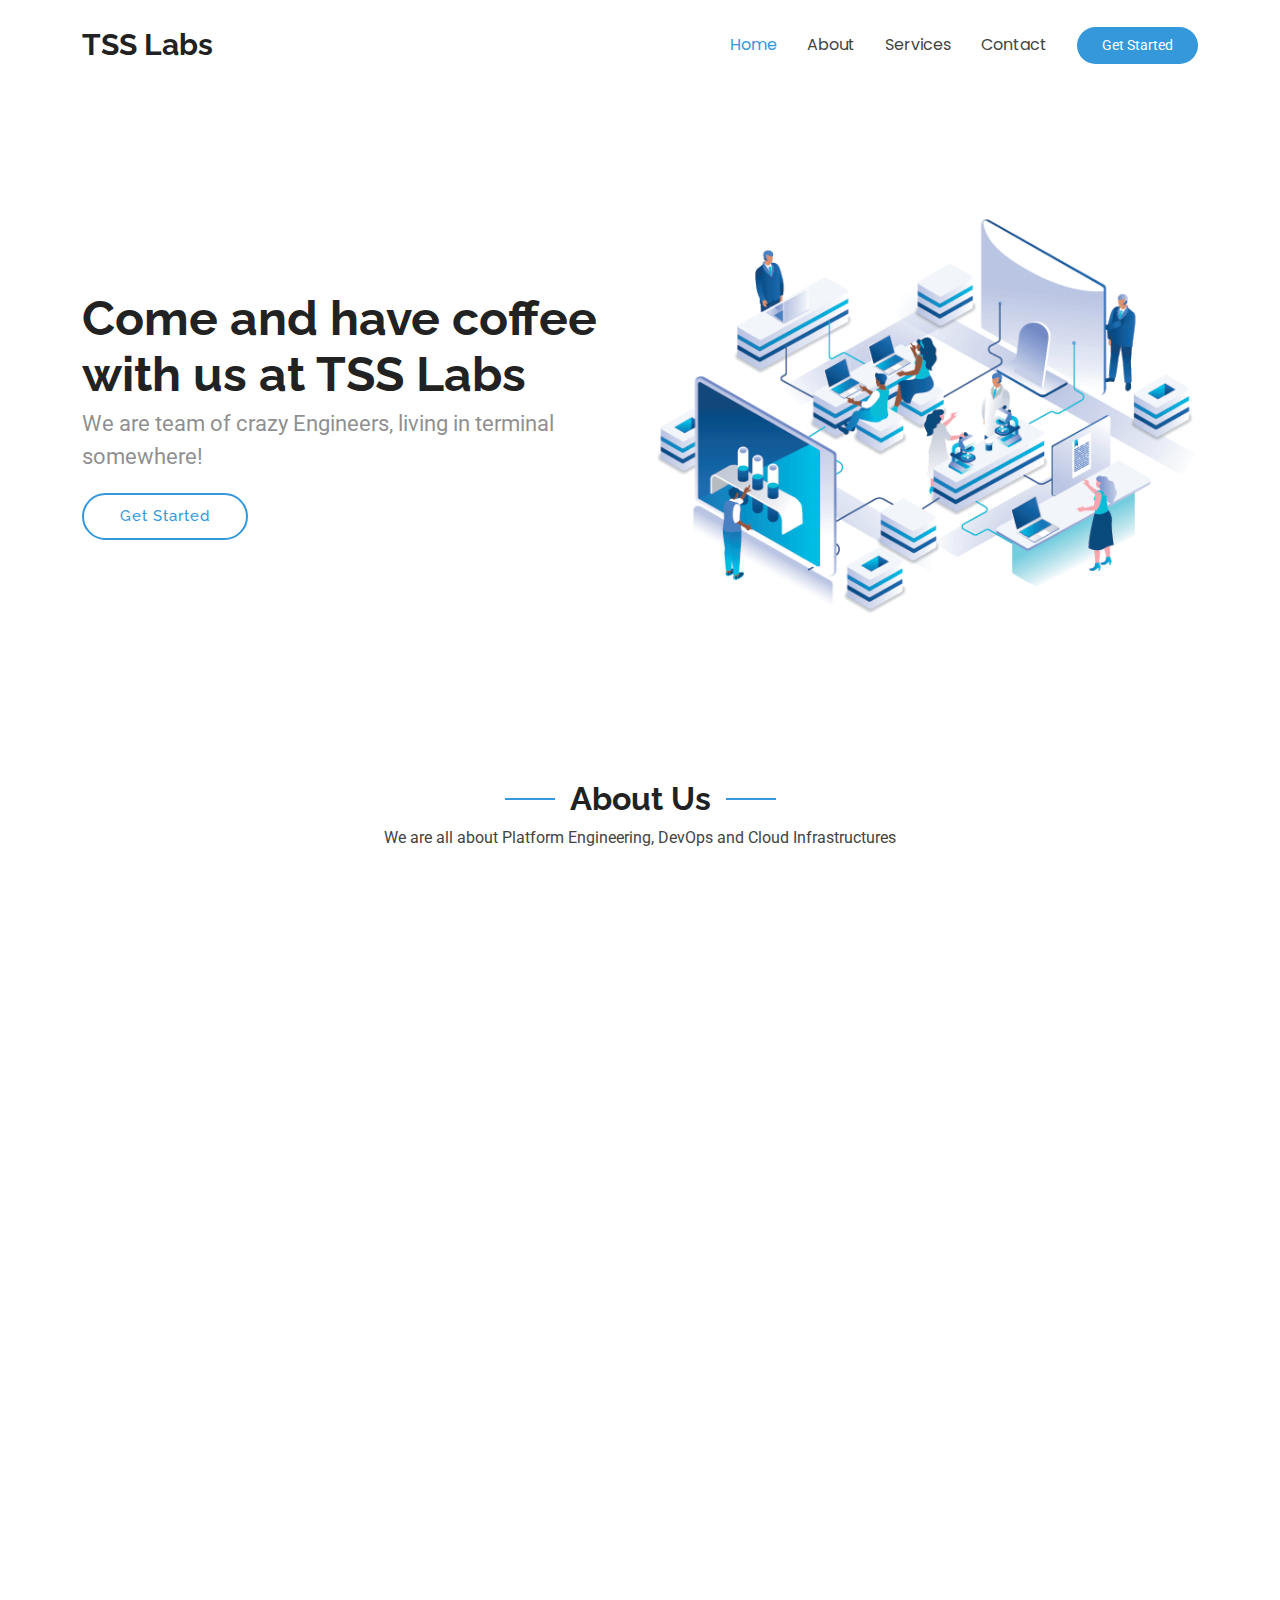
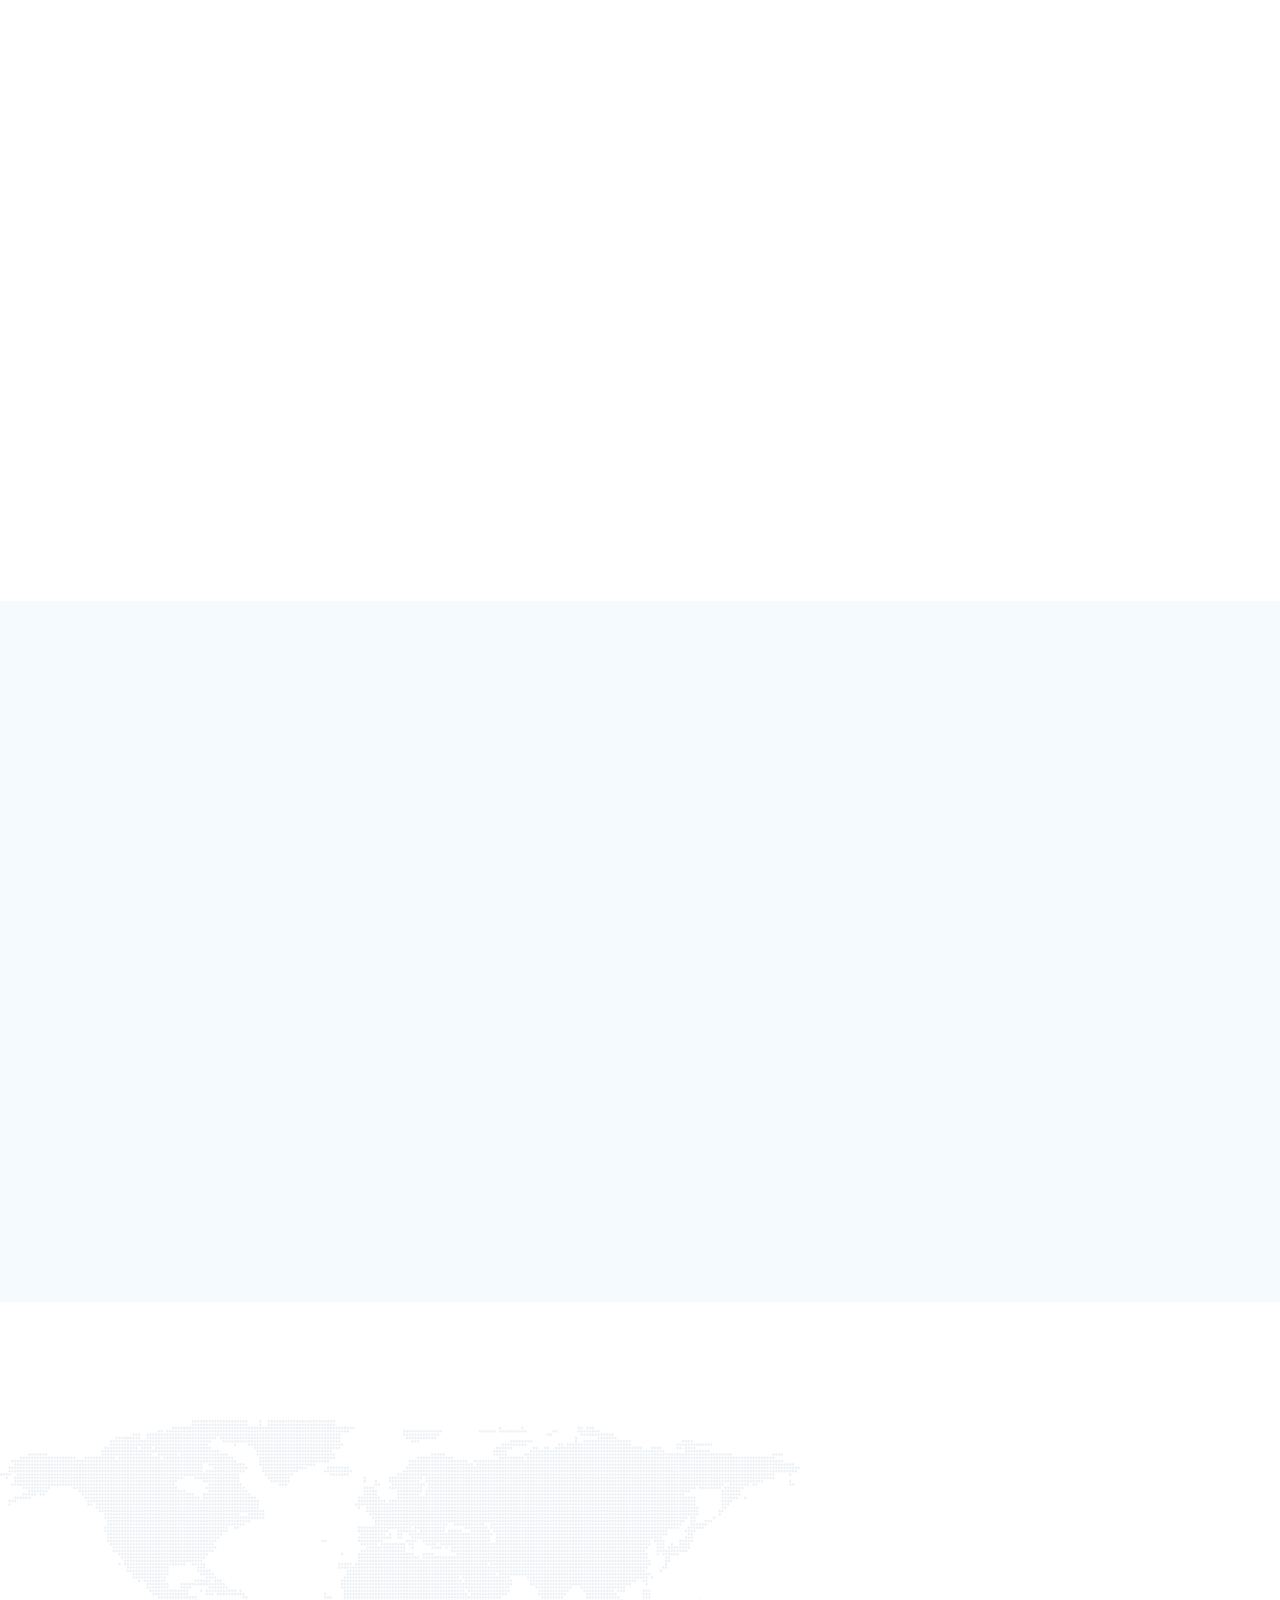
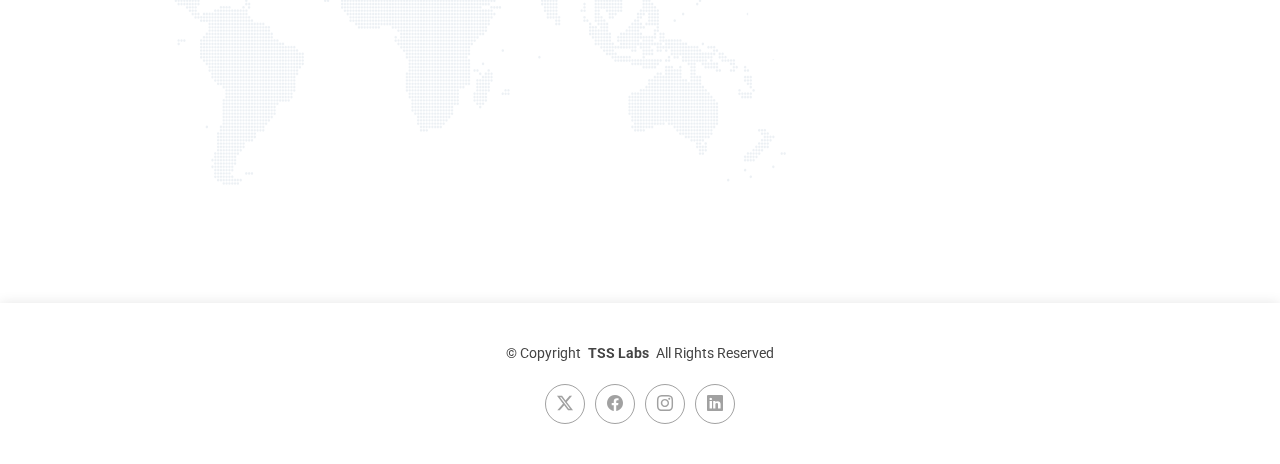
<file: index.html>
<!DOCTYPE html>
<html lang="en">

<head>
  <meta charset="utf-8">
  <meta content="width=device-width, initial-scale=1.0" name="viewport">
  <title>TSS Labs</title>
  <meta name="description" content="">
  <meta name="keywords" content="">

  <!-- Favicons -->
  <link href="assets/img/favicon.png" rel="icon">
  <link href="assets/img/apple-touch-icon.png" rel="apple-touch-icon">

  <!-- Fonts -->
  <link href="https://fonts.googleapis.com" rel="preconnect">
  <link href="https://fonts.gstatic.com" rel="preconnect" crossorigin>
  <link href="https://fonts.googleapis.com/css2?family=Roboto:ital,wght@0,100;0,300;0,400;0,500;0,700;0,900;1,100;1,300;1,400;1,500;1,700;1,900&family=Poppins:ital,wght@0,100;0,200;0,300;0,400;0,500;0,600;0,700;0,800;0,900;1,100;1,200;1,300;1,400;1,500;1,600;1,700;1,800;1,900&family=Raleway:ital,wght@0,100;0,200;0,300;0,400;0,500;0,600;0,700;0,800;0,900;1,100;1,200;1,300;1,400;1,500;1,600;1,700;1,800;1,900&display=swap" rel="stylesheet">

  <!-- Vendor CSS Files -->
  <link href="assets/vendor/bootstrap/css/bootstrap.min.css" rel="stylesheet">
  <link href="assets/vendor/bootstrap-icons/bootstrap-icons.css" rel="stylesheet">
  <link href="assets/vendor/aos/aos.css" rel="stylesheet">
  <link href="assets/vendor/glightbox/css/glightbox.min.css" rel="stylesheet">
  <link href="assets/vendor/swiper/swiper-bundle.min.css" rel="stylesheet">

  <!-- Main CSS File -->
  <link href="assets/css/main.css" rel="stylesheet">

  <!-- =======================================================
  * Template Name: Vesperr
  * Template URL: https://bootstrapmade.com/vesperr-free-bootstrap-template/
  * Updated: Aug 07 2024 with Bootstrap v5.3.3
  * Author: BootstrapMade.com
  * License: https://bootstrapmade.com/license/
  ======================================================== -->
</head>

<body class="index-page">

  <header id="header" class="header d-flex align-items-center sticky-top">
    <div class="container-fluid container-xl position-relative d-flex align-items-center">

      <a href="index.html" class="logo d-flex align-items-center me-auto">
        <!-- Uncomment the line below if you also wish to use an image logo -->
        <!-- <img src="assets/img/logo.png" alt=""> -->
        <h1 class="sitename">TSS Labs</h1>
      </a>

      <nav id="navmenu" class="navmenu">
        <ul>
          <li><a href="#hero" class="active">Home<br></a></li>
          <li><a href="#about">About</a></li>
          <li><a href="#services">Services</a></li>
          <li><a href="#contact">Contact</a></li>
        </ul>
        <i class="mobile-nav-toggle d-xl-none bi bi-list"></i>
      </nav>

      <a class="btn-getstarted" href="index.html#about">Get Started</a>

    </div>
  </header>

  <main class="main">

    <!-- Hero Section -->
    <section id="hero" class="hero section">

      <div class="container">
        <div class="row gy-4">
          <div class="col-lg-6 order-2 order-lg-1 d-flex flex-column justify-content-center">
            <h1>Come and have coffee with us at TSS Labs</h1>
            <p>We are team of crazy Engineers, living in terminal somewhere!</p>
            <div class="d-flex">
              <a href="#about" class="btn-get-started">Get Started</a>
            </div>
          </div>
          <div class="col-lg-6 order-1 order-lg-2 hero-img">
            <img src="assets/img/hero-img.png" class="img-fluid animated" alt="">
          </div>
        </div>
      </div>

    </section><!-- /Hero Section -->

    <!-- About Section -->
    <section id="about" class="about section">

      <!-- Section Title -->
      <div class="container section-title" data-aos="fade-up">
        <h2>About Us</h2>
        <p>We are all about Platform Engineering, DevOps and Cloud Infrastructures</p>
      </div><!-- End Section Title -->

      <div class="container">

        <div class="row gy-5">

          <div class="content col-xl-5 d-flex flex-column" data-aos="fade-up" data-aos-delay="100">
            <h3>Quality and Commitment</h3>
            <p>
            At TSS Labs, we are committed to transforming businesses by providing cutting-edge cloud solutions tailored to meet the unique needs of each organization.
            </p>
            <!-- <a href="#" class="about-btn align-self-center align-self-xl-start"><span>About us</span> <i class="bi bi-chevron-right"></i></a> -->
          </div>

          <div class="col-xl-7" data-aos="fade-up" data-aos-delay="200">
            <div class="row gy-4">

              <div class="col-md-6 icon-box position-relative">
                <i class="bi bi-briefcase"></i>
                <h4><a href="" class="stretched-link">Commitment</a></h4>
                <p>We deliver and fulfill the demand with utmost potential and commitment</p>
              </div><!-- Icon-Box -->

              <div class="col-md-6 icon-box position-relative">
                <i class="bi bi-gem"></i>
                <h4><a href="" class="stretched-link">Value</a></h4>
                <p>Adding value to the revenue by our solutions is always a priority for us</p>
              </div><!-- Icon-Box -->

              <div class="col-md-6 icon-box position-relative">
                <i class="bi bi-broadcast"></i>
                <h4><a href="" class="stretched-link">Availability</a></h4>
                <p>We are always up and running with our customer, One call away</p>
              </div><!-- Icon-Box -->

              <div class="col-md-6 icon-box position-relative">
                <i class="bi bi-easel"></i>
                <h4><a href="" class="stretched-link">Quality</a></h4>
                <p>Whatever we deliver, we deliver it with strong foundations and concepts</p>
              </div><!-- Icon-Box -->

            </div>
          </div>

        </div>

      </div>

    </section><!-- /About Section -->

    <!-- Stats Section -->
    <section id="stats" class="stats section">

      <div class="container" data-aos="fade-up" data-aos-delay="100">

        <div class="row gy-4 align-items-center">

          <div class="col-lg-5">
            <img src="assets/img/stats-img.svg" alt="" class="img-fluid">
          </div>

          <div class="col-lg-7">

            <div class="row gy-4">

              <div class="col-lg-6">
                <div class="stats-item d-flex">
                  <i class="bi bi-emoji-smile flex-shrink-0"></i>
                  <div>
                    <span data-purecounter-start="0" data-purecounter-end="4" data-purecounter-duration="1" class="purecounter"></span>
                    <p><strong>Happy Clients</strong> <span></span></p>
                  </div>
                </div>
              </div><!-- End Stats Item -->

              <div class="col-lg-6">
                <div class="stats-item d-flex">
                  <i class="bi bi-journal-richtext flex-shrink-0"></i>
                  <div>
                    <span data-purecounter-start="0" data-purecounter-end="5" data-purecounter-duration="1" class="purecounter"></span>
                    <p><strong>Projects</strong> <span>successfully delivered</span></p>
                  </div>
                </div>
              </div><!-- End Stats Item -->

              <div class="col-lg-6">
                <div class="stats-item d-flex">
                  <i class="bi bi-headset flex-shrink-0"></i>
                  <div>
                    <span data-purecounter-start="0" data-purecounter-end="1453" data-purecounter-duration="1" class="purecounter"></span>
                    <p><strong>Hours Of Support</strong> <span>with full commitment</span></p>
                  </div>
                </div>
              </div><!-- End Stats Item -->

              <div class="col-lg-6">
                <div class="stats-item d-flex">
                  <i class="bi bi-people flex-shrink-0"></i>
                  <div>
                    <span data-purecounter-start="0" data-purecounter-end="6" data-purecounter-duration="1" class="purecounter"></span>
                    <p><strong>Hard Workers</strong> <span>and Engineers</span></p>
                  </div>
                </div>
              </div><!-- End Stats Item -->

            </div>

          </div>

        </div>

      </div>

    </section><!-- /Stats Section -->

    <!-- Services Section -->
    <section id="services" class="services section">

      <!-- Section Title -->
      <div class="container section-title" data-aos="fade-up">
        <h2>Services</h2>
        <p>We offer you these state of the art service with highest quality and Commitment</p>
      </div><!-- End Section Title -->

      <div class="container">

        <div class="row gy-4">

          <div class="col-xl-3 col-md-6 d-flex" data-aos="fade-up" data-aos-delay="100">
            <div class="service-item position-relative">
              <i class="bi bi-activity"></i>
              <h4><a href="service-details-ce.html" class="stretched-link">Cloud Enablement</a></h4>
              <p>Empower your business with seamless cloud adoption for improved scalability and efficiency</p>
            </div>
          </div><!-- End Service Item -->

          <div class="col-xl-3 col-md-6 d-flex" data-aos="fade-up" data-aos-delay="200">
            <div class="service-item position-relative">
              <i class="bi bi-bounding-box-circles"></i>
              <h4><a href="service-details-pe.html" class="stretched-link">Platform Engineering</a></h4>
              <p>Build reliable, scalable, and optimized platforms tailored to your business needs</p>
            </div>
          </div><!-- End Service Item -->

          <div class="col-xl-3 col-md-6 d-flex" data-aos="fade-up" data-aos-delay="300">
            <div class="service-item position-relative">
              <i class="bi bi-calendar4-week"></i>
              <h4><a href="service-details-im.html" class="stretched-link">Infrastructure Moderanization</a></h4>
              <p>Modernize your IT infrastructure to boost performance and reduce operational costs</p>
            </div>
          </div><!-- End Service Item -->

          <div class="col-xl-3 col-md-6 d-flex" data-aos="fade-up" data-aos-delay="400">
            <div class="service-item position-relative">
              <i class="bi bi-broadcast"></i>
              <h4><a href="service-details-cnd.html" class="stretched-link">Cloud Native Development</a></h4>
              <p>Accelerate innovation with cloud-native applications built for flexibility and agility</p>
            </div>
          </div><!-- End Service Item -->

        </div>

      </div>

    </section><!-- /Services Section -->


    <!-- Faq Section -->
    <section id="faq" class="faq section light-background">

      <!-- Section Title -->
      <div class="container section-title" data-aos="fade-up">
        <h2>Why you should Choose TSS Labs</h2>
        <p>At TSS Labs, our goal is to empower businesses with world-class cloud solutions that accelerate innovation, optimize performance, and ensure long-term success</p>
      </div><!-- End Section Title -->

      <div class="container">

        <div class="row faq-item" data-aos="fade-up" data-aos-delay="100">
          <div class="col-lg-5 d-flex">
            <!-- <i class="bi bi-question-circle"></i> -->
            <h4>Experienced Team</h4>
          </div>
          <div class="col-lg-7">
            <p>
              Our team of certified cloud experts brings years of experience in DevOps, cloud architecture, and SRE practices
            </p>
          </div>
        </div><!-- End F.A.Q Item-->

        <div class="row faq-item" data-aos="fade-up" data-aos-delay="200">
          <div class="col-lg-5 d-flex">
            <!-- <i class="bi bi-question-circle"></i> -->
            <h4>Tailored Solutions</h4>
          </div>
          <div class="col-lg-7">
            <p>
              We don’t believe in one-size-fits-all solutions. Each service we provide is customized to meet your unique business needs
            </p>
          </div>
        </div><!-- End F.A.Q Item-->

        <div class="row faq-item" data-aos="fade-up" data-aos-delay="300">
          <div class="col-lg-5 d-flex">
            <!-- <i class="bi bi-question-circle"></i> -->
            <h4>Proactive Approach</h4>
          </div>
          <div class="col-lg-7">
            <p>
              We focus on preventing issues before they happen, ensuring smooth and reliable operations at all times
            </p>
          </div>
        </div><!-- End F.A.Q Item-->

        <div class="row faq-item" data-aos="fade-up" data-aos-delay="400">
          <div class="col-lg-5 d-flex">
            <!-- <i class="bi bi-question-circle"></i> -->
            <h4>Global Reach</h4>
          </div>
          <div class="col-lg-7">
            <p>
              With a strong presence in both the UAE and Europe, we bring global expertise with a local touch
            </p>
          </div>
        </div><!-- End F.A.Q Item-->

      </div>

    </section><!-- /Faq Section -->

    <!-- Contact Section -->
    <section id="contact" class="contact section">

      <!-- Section Title -->
      <div class="container section-title" data-aos="fade-up">
        <h2>Contact</h2>
        <p>Feel free to reach us anytime and have a coffee chat with us</p>
      </div><!-- End Section Title -->

      <div class="container position-relative" data-aos="fade-up" data-aos-delay="100">

        <div class="row gy-4 justify-content-center align-items-center">

          <div class="col-lg-8">
            <form action="forms/contact.php" method="post" class="php-email-form" data-aos="fade-up" data-aos-delay="500">
              <div class="row gy-4">

                <div class="col-md-6">
                  <input type="text" name="name" class="form-control" placeholder="Your Name" required="">
                </div>

                <div class="col-md-6 ">
                  <input type="email" class="form-control" name="email" placeholder="Your Email" required="">
                </div>

                <div class="col-md-12">
                  <input type="text" class="form-control" name="subject" placeholder="Subject" required="">
                </div>

                <div class="col-md-12">
                  <textarea class="form-control" name="message" rows="6" placeholder="Message" required=""></textarea>
                </div>

                <div class="col-md-12 text-center">
                  <div class="loading">Loading</div>
                  <div class="error-message"></div>
                  <div class="sent-message">Your message has been sent. Thank you!</div>

                  <button type="submit">Send Message</button>
                </div>

              </div>
            </form>
          </div><!-- End Contact Form -->

        </div>

      </div>

    </section><!-- /Contact Section -->

  </main>

  <footer id="footer" class="footer">

    <div class="container">
      <div class="copyright text-center ">
        <p>© <span>Copyright</span> <strong class="px-1 sitename">TSS Labs</strong> <span>All Rights Reserved</span></p>
      </div>
      <div class="social-links d-flex justify-content-center">
        <a href=""><i class="bi bi-twitter-x"></i></a>
        <a href=""><i class="bi bi-facebook"></i></a>
        <a href=""><i class="bi bi-instagram"></i></a>
        <a href=""><i class="bi bi-linkedin"></i></a>
      </div>
    </div>

  </footer>

  <!-- Scroll Top -->
  <a href="#" id="scroll-top" class="scroll-top d-flex align-items-center justify-content-center"><i class="bi bi-arrow-up-short"></i></a>

  <!-- Preloader -->
  <div id="preloader"></div>

  <!-- Vendor JS Files -->
  <script src="assets/vendor/bootstrap/js/bootstrap.bundle.min.js"></script>
  <script src="assets/vendor/php-email-form/validate.js"></script>
  <script src="assets/vendor/aos/aos.js"></script>
  <script src="assets/vendor/glightbox/js/glightbox.min.js"></script>
  <script src="assets/vendor/purecounter/purecounter_vanilla.js"></script>
  <script src="assets/vendor/swiper/swiper-bundle.min.js"></script>
  <script src="assets/vendor/imagesloaded/imagesloaded.pkgd.min.js"></script>
  <script src="assets/vendor/isotope-layout/isotope.pkgd.min.js"></script>

  <!-- Main JS File -->
  <script src="assets/js/main.js"></script>

</body>

</html>
</file>
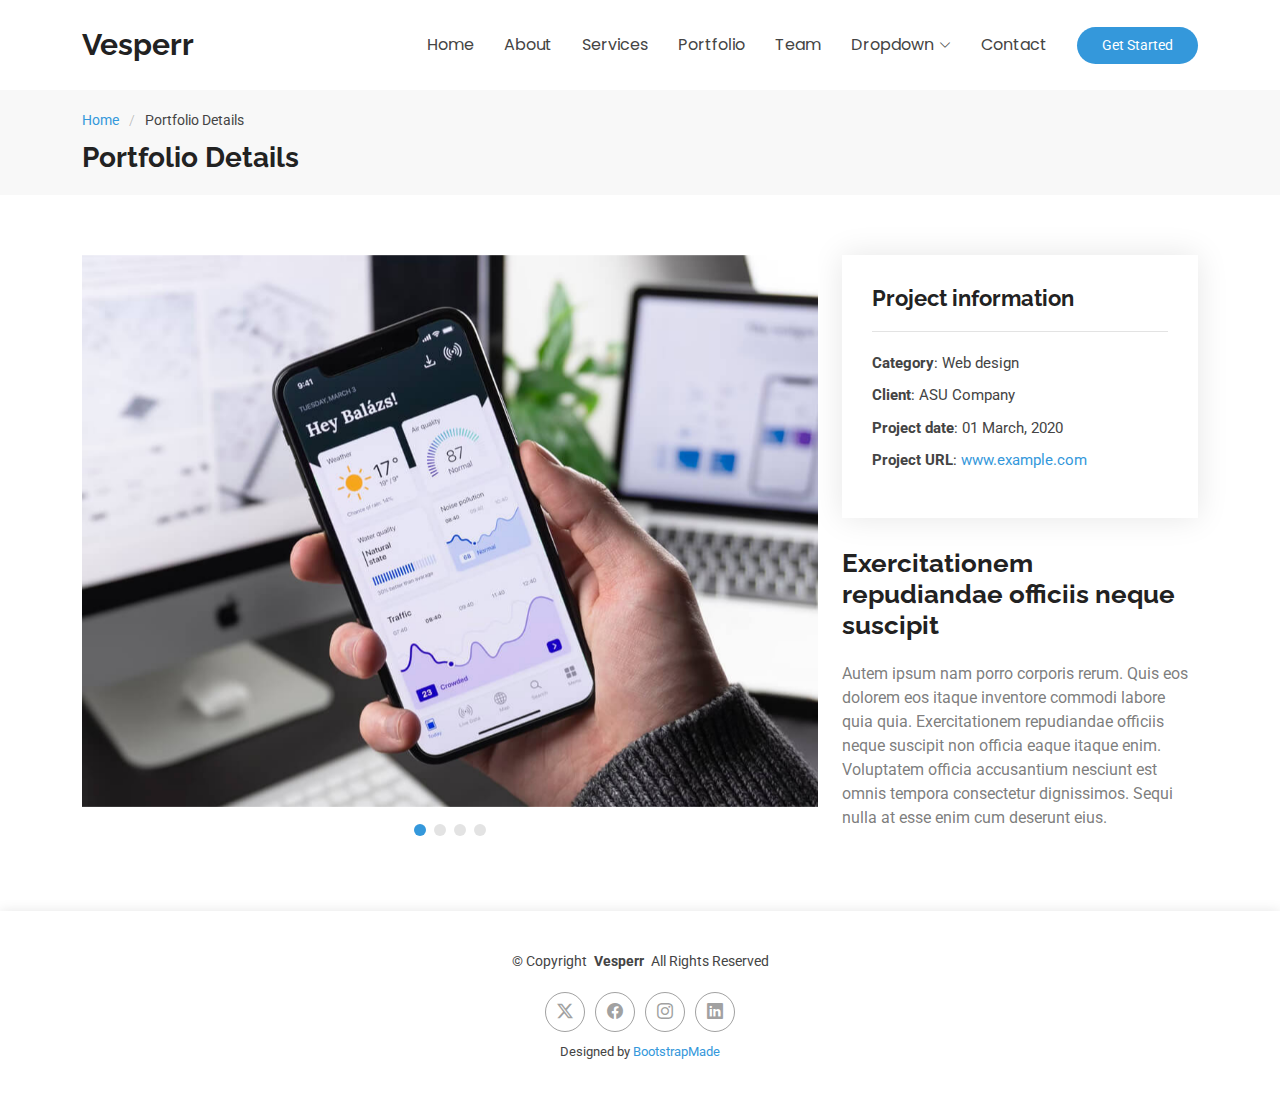
<file: portfolio-details.html>
<!DOCTYPE html>
<html lang="en">

<head>
  <meta charset="utf-8">
  <meta content="width=device-width, initial-scale=1.0" name="viewport">
  <title>Portfolio Details - Vesperr Bootstrap Template</title>
  <meta name="description" content="">
  <meta name="keywords" content="">

  <!-- Favicons -->
  <link href="assets/img/favicon.png" rel="icon">
  <link href="assets/img/apple-touch-icon.png" rel="apple-touch-icon">

  <!-- Fonts -->
  <link href="https://fonts.googleapis.com" rel="preconnect">
  <link href="https://fonts.gstatic.com" rel="preconnect" crossorigin>
  <link href="https://fonts.googleapis.com/css2?family=Roboto:ital,wght@0,100;0,300;0,400;0,500;0,700;0,900;1,100;1,300;1,400;1,500;1,700;1,900&family=Poppins:ital,wght@0,100;0,200;0,300;0,400;0,500;0,600;0,700;0,800;0,900;1,100;1,200;1,300;1,400;1,500;1,600;1,700;1,800;1,900&family=Raleway:ital,wght@0,100;0,200;0,300;0,400;0,500;0,600;0,700;0,800;0,900;1,100;1,200;1,300;1,400;1,500;1,600;1,700;1,800;1,900&display=swap" rel="stylesheet">

  <!-- Vendor CSS Files -->
  <link href="assets/vendor/bootstrap/css/bootstrap.min.css" rel="stylesheet">
  <link href="assets/vendor/bootstrap-icons/bootstrap-icons.css" rel="stylesheet">
  <link href="assets/vendor/aos/aos.css" rel="stylesheet">
  <link href="assets/vendor/glightbox/css/glightbox.min.css" rel="stylesheet">
  <link href="assets/vendor/swiper/swiper-bundle.min.css" rel="stylesheet">

  <!-- Main CSS File -->
  <link href="assets/css/main.css" rel="stylesheet">

  <!-- =======================================================
  * Template Name: Vesperr
  * Template URL: https://bootstrapmade.com/vesperr-free-bootstrap-template/
  * Updated: Aug 07 2024 with Bootstrap v5.3.3
  * Author: BootstrapMade.com
  * License: https://bootstrapmade.com/license/
  ======================================================== -->
</head>

<body class="portfolio-details-page">

  <header id="header" class="header d-flex align-items-center sticky-top">
    <div class="container-fluid container-xl position-relative d-flex align-items-center">

      <a href="index.html" class="logo d-flex align-items-center me-auto">
        <!-- Uncomment the line below if you also wish to use an image logo -->
        <!-- <img src="assets/img/logo.png" alt=""> -->
        <h1 class="sitename">Vesperr</h1>
      </a>

      <nav id="navmenu" class="navmenu">
        <ul>
          <li><a href="#hero">Home<br></a></li>
          <li><a href="#about">About</a></li>
          <li><a href="#services">Services</a></li>
          <li><a href="#portfolio">Portfolio</a></li>
          <li><a href="#team">Team</a></li>
          <li class="dropdown"><a href="#"><span>Dropdown</span> <i class="bi bi-chevron-down toggle-dropdown"></i></a>
            <ul>
              <li><a href="#">Dropdown 1</a></li>
              <li class="dropdown"><a href="#"><span>Deep Dropdown</span> <i class="bi bi-chevron-down toggle-dropdown"></i></a>
                <ul>
                  <li><a href="#">Deep Dropdown 1</a></li>
                  <li><a href="#">Deep Dropdown 2</a></li>
                  <li><a href="#">Deep Dropdown 3</a></li>
                  <li><a href="#">Deep Dropdown 4</a></li>
                  <li><a href="#">Deep Dropdown 5</a></li>
                </ul>
              </li>
              <li><a href="#">Dropdown 2</a></li>
              <li><a href="#">Dropdown 3</a></li>
              <li><a href="#">Dropdown 4</a></li>
            </ul>
          </li>
          <li><a href="#contact">Contact</a></li>
        </ul>
        <i class="mobile-nav-toggle d-xl-none bi bi-list"></i>
      </nav>

      <a class="btn-getstarted" href="index.html#about">Get Started</a>

    </div>
  </header>

  <main class="main">

    <!-- Page Title -->
    <div class="page-title" data-aos="fade">
      <div class="container">
        <nav class="breadcrumbs">
          <ol>
            <li><a href="index.html">Home</a></li>
            <li class="current">Portfolio Details</li>
          </ol>
        </nav>
        <h1>Portfolio Details</h1>
      </div>
    </div><!-- End Page Title -->

    <!-- Portfolio Details Section -->
    <section id="portfolio-details" class="portfolio-details section">

      <div class="container" data-aos="fade-up" data-aos-delay="100">

        <div class="row gy-4">

          <div class="col-lg-8">
            <div class="portfolio-details-slider swiper init-swiper">

              <script type="application/json" class="swiper-config">
                {
                  "loop": true,
                  "speed": 600,
                  "autoplay": {
                    "delay": 5000
                  },
                  "slidesPerView": "auto",
                  "pagination": {
                    "el": ".swiper-pagination",
                    "type": "bullets",
                    "clickable": true
                  }
                }
              </script>

              <div class="swiper-wrapper align-items-center">

                <div class="swiper-slide">
                  <img src="assets/img/portfolio/app-1.jpg" alt="">
                </div>

                <div class="swiper-slide">
                  <img src="assets/img/portfolio/product-1.jpg" alt="">
                </div>

                <div class="swiper-slide">
                  <img src="assets/img/portfolio/branding-1.jpg" alt="">
                </div>

                <div class="swiper-slide">
                  <img src="assets/img/portfolio/books-1.jpg" alt="">
                </div>

              </div>
              <div class="swiper-pagination"></div>
            </div>
          </div>

          <div class="col-lg-4">
            <div class="portfolio-info" data-aos="fade-up" data-aos-delay="200">
              <h3>Project information</h3>
              <ul>
                <li><strong>Category</strong>: Web design</li>
                <li><strong>Client</strong>: ASU Company</li>
                <li><strong>Project date</strong>: 01 March, 2020</li>
                <li><strong>Project URL</strong>: <a href="#">www.example.com</a></li>
              </ul>
            </div>
            <div class="portfolio-description" data-aos="fade-up" data-aos-delay="300">
              <h2>Exercitationem repudiandae officiis neque suscipit</h2>
              <p>
                Autem ipsum nam porro corporis rerum. Quis eos dolorem eos itaque inventore commodi labore quia quia. Exercitationem repudiandae officiis neque suscipit non officia eaque itaque enim. Voluptatem officia accusantium nesciunt est omnis tempora consectetur dignissimos. Sequi nulla at esse enim cum deserunt eius.
              </p>
            </div>
          </div>

        </div>

      </div>

    </section><!-- /Portfolio Details Section -->

  </main>

  <footer id="footer" class="footer">

    <div class="container">
      <div class="copyright text-center ">
        <p>© <span>Copyright</span> <strong class="px-1 sitename">Vesperr</strong> <span>All Rights Reserved</span></p>
      </div>
      <div class="social-links d-flex justify-content-center">
        <a href=""><i class="bi bi-twitter-x"></i></a>
        <a href=""><i class="bi bi-facebook"></i></a>
        <a href=""><i class="bi bi-instagram"></i></a>
        <a href=""><i class="bi bi-linkedin"></i></a>
      </div>
      <div class="credits">
        <!-- All the links in the footer should remain intact. -->
        <!-- You can delete the links only if you've purchased the pro version. -->
        <!-- Licensing information: https://bootstrapmade.com/license/ -->
        <!-- Purchase the pro version with working PHP/AJAX contact form: [buy-url] -->
        Designed by <a href="https://bootstrapmade.com/">BootstrapMade</a>
      </div>
    </div>

  </footer>

  <!-- Scroll Top -->
  <a href="#" id="scroll-top" class="scroll-top d-flex align-items-center justify-content-center"><i class="bi bi-arrow-up-short"></i></a>

  <!-- Preloader -->
  <div id="preloader"></div>

  <!-- Vendor JS Files -->
  <script src="assets/vendor/bootstrap/js/bootstrap.bundle.min.js"></script>
  <script src="assets/vendor/php-email-form/validate.js"></script>
  <script src="assets/vendor/aos/aos.js"></script>
  <script src="assets/vendor/glightbox/js/glightbox.min.js"></script>
  <script src="assets/vendor/purecounter/purecounter_vanilla.js"></script>
  <script src="assets/vendor/swiper/swiper-bundle.min.js"></script>
  <script src="assets/vendor/imagesloaded/imagesloaded.pkgd.min.js"></script>
  <script src="assets/vendor/isotope-layout/isotope.pkgd.min.js"></script>

  <!-- Main JS File -->
  <script src="assets/js/main.js"></script>

</body>

</html>
</file>
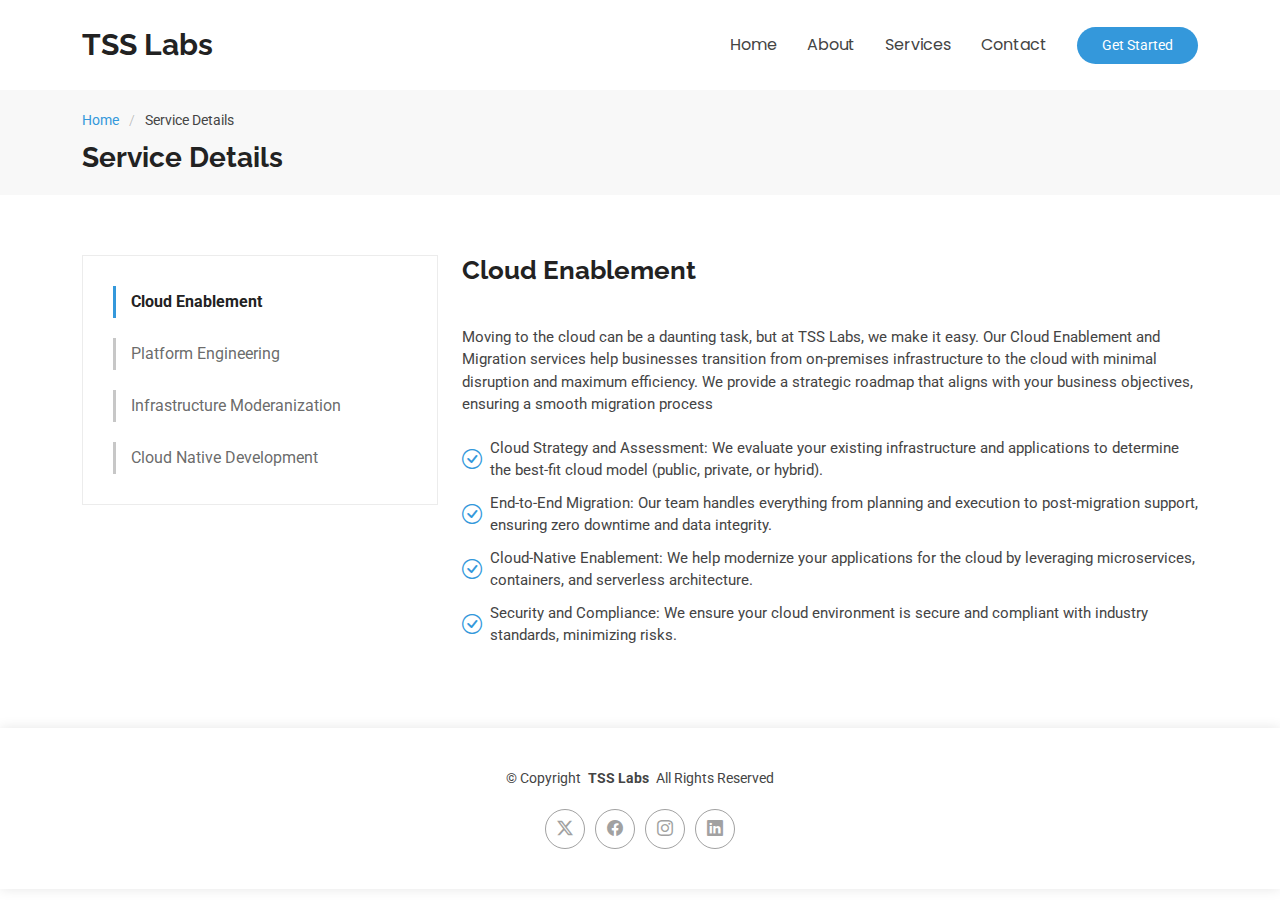
<file: service-details-ce.html>
<!DOCTYPE html>
<html lang="en">

<head>
  <meta charset="utf-8">
  <meta content="width=device-width, initial-scale=1.0" name="viewport">
  <title>Service Details - TSS Labs</title>
  <meta name="description" content="">
  <meta name="keywords" content="">

  <!-- Favicons -->
  <link href="assets/img/favicon.png" rel="icon">
  <link href="assets/img/apple-touch-icon.png" rel="apple-touch-icon">

  <!-- Fonts -->
  <link href="https://fonts.googleapis.com" rel="preconnect">
  <link href="https://fonts.gstatic.com" rel="preconnect" crossorigin>
  <link href="https://fonts.googleapis.com/css2?family=Roboto:ital,wght@0,100;0,300;0,400;0,500;0,700;0,900;1,100;1,300;1,400;1,500;1,700;1,900&family=Poppins:ital,wght@0,100;0,200;0,300;0,400;0,500;0,600;0,700;0,800;0,900;1,100;1,200;1,300;1,400;1,500;1,600;1,700;1,800;1,900&family=Raleway:ital,wght@0,100;0,200;0,300;0,400;0,500;0,600;0,700;0,800;0,900;1,100;1,200;1,300;1,400;1,500;1,600;1,700;1,800;1,900&display=swap" rel="stylesheet">

  <!-- Vendor CSS Files -->
  <link href="assets/vendor/bootstrap/css/bootstrap.min.css" rel="stylesheet">
  <link href="assets/vendor/bootstrap-icons/bootstrap-icons.css" rel="stylesheet">
  <link href="assets/vendor/aos/aos.css" rel="stylesheet">
  <link href="assets/vendor/glightbox/css/glightbox.min.css" rel="stylesheet">
  <link href="assets/vendor/swiper/swiper-bundle.min.css" rel="stylesheet">

  <!-- Main CSS File -->
  <link href="assets/css/main.css" rel="stylesheet">

  <!-- =======================================================
  * Template Name: Vesperr
  * Template URL: https://bootstrapmade.com/vesperr-free-bootstrap-template/
  * Updated: Aug 07 2024 with Bootstrap v5.3.3
  * Author: BootstrapMade.com
  * License: https://bootstrapmade.com/license/
  ======================================================== -->
</head>

<body class="service-details-page">

  <header id="header" class="header d-flex align-items-center sticky-top">
    <div class="container-fluid container-xl position-relative d-flex align-items-center">

      <a href="index.html" class="logo d-flex align-items-center me-auto">
        <!-- Uncomment the line below if you also wish to use an image logo -->
        <!-- <img src="assets/img/logo.png" alt=""> -->
        <h1 class="sitename">TSS Labs</h1>
      </a>

      <nav id="navmenu" class="navmenu">
        <ul>
          <li><a href="index.html#hero">Home<br></a></li>
          <li><a href="index.html#about">About</a></li>
          <li><a href="index.html#services">Services</a></li>
          <li><a href="index.html#contact">Contact</a></li>
        </ul>
        <i class="mobile-nav-toggle d-xl-none bi bi-list"></i>
      </nav>

      <a class="btn-getstarted" href="index.html#about">Get Started</a>

    </div>
  </header>

  <main class="main">

    <!-- Page Title -->
    <div class="page-title" data-aos="fade">
      <div class="container">
        <nav class="breadcrumbs">
          <ol>
            <li><a href="index.html">Home</a></li>
            <li class="current">Service Details</li>
          </ol>
        </nav>
        <h1>Service Details</h1>
      </div>
    </div><!-- End Page Title -->

    <!-- Service Details Section -->
    <section id="service-details" class="service-details section">

      <div class="container">

        <div class="row gy-4">

          <div class="col-lg-4" data-aos="fade-up" data-aos-delay="100">
            <div class="services-list">
              <a href="service-details-ce.html" class="active">Cloud Enablement</a>
              <a href="service-details-pe.html">Platform Engineering</a>
              <a href="service-details-im.html">Infrastructure Moderanization</a>
              <a href="service-details-cnd.html">Cloud Native Development</a>
            </div>

          </div>          

          <div class="col-lg-8" data-aos="fade-up" data-aos-delay="200">
            <!-- <img src="assets/img/services.jpg" alt="" class="img-fluid services-img"> -->
            <h3>Cloud Enablement</h3>
            <p></p>
            <p></p>
            <br>
            <p>
              Moving to the cloud can be a daunting task, but at TSS Labs, we make it easy. Our Cloud Enablement and Migration services help businesses transition from on-premises infrastructure to the cloud with minimal disruption and maximum efficiency. We provide a strategic roadmap that aligns with your business objectives, ensuring a smooth migration process
            </p>
            <ul>
              <li><i class="bi bi-check-circle"></i> <span>Cloud Strategy and Assessment: We evaluate your existing infrastructure and applications to determine the best-fit cloud model (public, private, or hybrid).</span></li>
              <li><i class="bi bi-check-circle"></i> <span>End-to-End Migration: Our team handles everything from planning and execution to post-migration support, ensuring zero downtime and data integrity.</span></li>
              <li><i class="bi bi-check-circle"></i> <span>Cloud-Native Enablement: We help modernize your applications for the cloud by leveraging microservices, containers, and serverless architecture.</span></li>
              <li><i class="bi bi-check-circle"></i> <span>Security and Compliance: We ensure your cloud environment is secure and compliant with industry standards, minimizing risks.</span></li>
            </ul>
            <!-- <p>
              Est reprehenderit voluptatem necessitatibus asperiores neque sed ea illo. Deleniti quam sequi optio iste veniam repellat odit. Aut pariatur itaque nesciunt fuga.
            </p>
            <p>
              Sunt rem odit accusantium omnis perspiciatis officia. Laboriosam aut consequuntur recusandae mollitia doloremque est architecto cupiditate ullam. Quia est ut occaecati fuga. Distinctio ex repellendus eveniet velit sint quia sapiente cumque. Et ipsa perferendis ut nihil. Laboriosam vel voluptates tenetur nostrum. Eaque iusto cupiditate et totam et quia dolorum in. Sunt molestiae ipsum at consequatur vero. Architecto ut pariatur autem ad non cumque nesciunt qui maxime. Sunt eum quia impedit dolore alias explicabo ea.
            </p> -->
          </div>

        </div>

      </div>

    </section><!-- /Service Details Section -->

  </main>

  <footer id="footer" class="footer">

    <div class="container">
      <div class="copyright text-center ">
        <p>© <span>Copyright</span> <strong class="px-1 sitename">TSS Labs</strong> <span>All Rights Reserved</span></p>
      </div>
      <div class="social-links d-flex justify-content-center">
        <a href=""><i class="bi bi-twitter-x"></i></a>
        <a href=""><i class="bi bi-facebook"></i></a>
        <a href=""><i class="bi bi-instagram"></i></a>
        <a href=""><i class="bi bi-linkedin"></i></a>
      </div>
    </div>

  </footer>

  <!-- Scroll Top -->
  <a href="#" id="scroll-top" class="scroll-top d-flex align-items-center justify-content-center"><i class="bi bi-arrow-up-short"></i></a>

  <!-- Preloader -->
  <div id="preloader"></div>

  <!-- Vendor JS Files -->
  <script src="assets/vendor/bootstrap/js/bootstrap.bundle.min.js"></script>
  <script src="assets/vendor/php-email-form/validate.js"></script>
  <script src="assets/vendor/aos/aos.js"></script>
  <script src="assets/vendor/glightbox/js/glightbox.min.js"></script>
  <script src="assets/vendor/purecounter/purecounter_vanilla.js"></script>
  <script src="assets/vendor/swiper/swiper-bundle.min.js"></script>
  <script src="assets/vendor/imagesloaded/imagesloaded.pkgd.min.js"></script>
  <script src="assets/vendor/isotope-layout/isotope.pkgd.min.js"></script>

  <!-- Main JS File -->
  <script src="assets/js/main.js"></script>

</body>

</html>
</file>
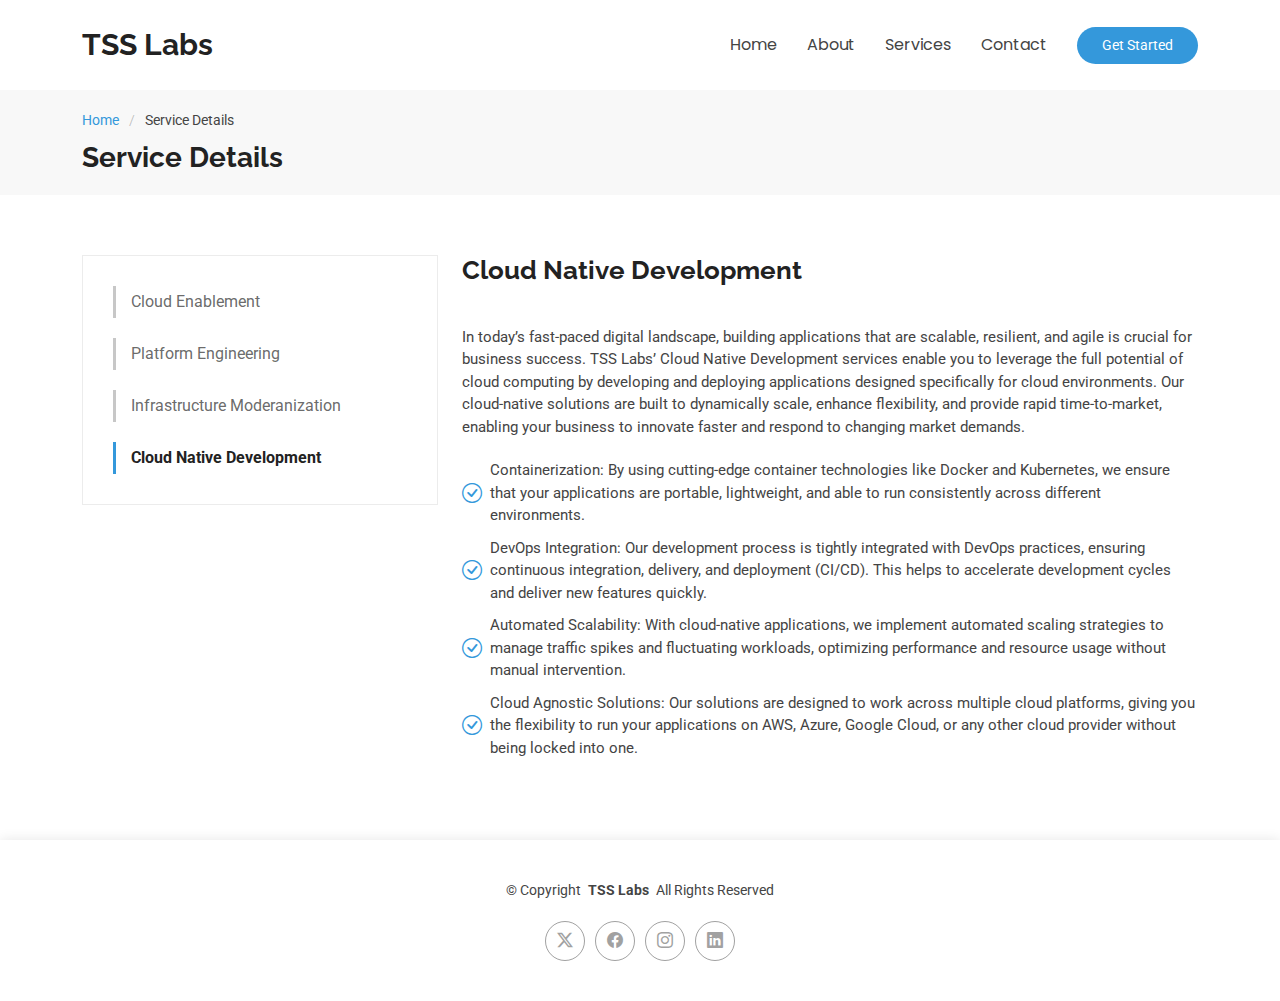
<file: service-details-cnd.html>
<!DOCTYPE html>
<html lang="en">

<head>
  <meta charset="utf-8">
  <meta content="width=device-width, initial-scale=1.0" name="viewport">
  <title>Service Details - TSS Labs</title>
  <meta name="description" content="">
  <meta name="keywords" content="">

  <!-- Favicons -->
  <link href="assets/img/favicon.png" rel="icon">
  <link href="assets/img/apple-touch-icon.png" rel="apple-touch-icon">

  <!-- Fonts -->
  <link href="https://fonts.googleapis.com" rel="preconnect">
  <link href="https://fonts.gstatic.com" rel="preconnect" crossorigin>
  <link href="https://fonts.googleapis.com/css2?family=Roboto:ital,wght@0,100;0,300;0,400;0,500;0,700;0,900;1,100;1,300;1,400;1,500;1,700;1,900&family=Poppins:ital,wght@0,100;0,200;0,300;0,400;0,500;0,600;0,700;0,800;0,900;1,100;1,200;1,300;1,400;1,500;1,600;1,700;1,800;1,900&family=Raleway:ital,wght@0,100;0,200;0,300;0,400;0,500;0,600;0,700;0,800;0,900;1,100;1,200;1,300;1,400;1,500;1,600;1,700;1,800;1,900&display=swap" rel="stylesheet">

  <!-- Vendor CSS Files -->
  <link href="assets/vendor/bootstrap/css/bootstrap.min.css" rel="stylesheet">
  <link href="assets/vendor/bootstrap-icons/bootstrap-icons.css" rel="stylesheet">
  <link href="assets/vendor/aos/aos.css" rel="stylesheet">
  <link href="assets/vendor/glightbox/css/glightbox.min.css" rel="stylesheet">
  <link href="assets/vendor/swiper/swiper-bundle.min.css" rel="stylesheet">

  <!-- Main CSS File -->
  <link href="assets/css/main.css" rel="stylesheet">

  <!-- =======================================================
  * Template Name: Vesperr
  * Template URL: https://bootstrapmade.com/vesperr-free-bootstrap-template/
  * Updated: Aug 07 2024 with Bootstrap v5.3.3
  * Author: BootstrapMade.com
  * License: https://bootstrapmade.com/license/
  ======================================================== -->
</head>

<body class="service-details-page">

  <header id="header" class="header d-flex align-items-center sticky-top">
    <div class="container-fluid container-xl position-relative d-flex align-items-center">

      <a href="index.html" class="logo d-flex align-items-center me-auto">
        <!-- Uncomment the line below if you also wish to use an image logo -->
        <!-- <img src="assets/img/logo.png" alt=""> -->
        <h1 class="sitename">TSS Labs</h1>
      </a>

      <nav id="navmenu" class="navmenu">
        <ul>
          <li><a href="index.html#hero">Home<br></a></li>
          <li><a href="index.html#about">About</a></li>
          <li><a href="index.html#services">Services</a></li>
          <li><a href="index.html#contact">Contact</a></li>
        </ul>
        <i class="mobile-nav-toggle d-xl-none bi bi-list"></i>
      </nav>

      <a class="btn-getstarted" href="index.html#about">Get Started</a>

    </div>
  </header>

  <main class="main">

    <!-- Page Title -->
    <div class="page-title" data-aos="fade">
      <div class="container">
        <nav class="breadcrumbs">
          <ol>
            <li><a href="index.html">Home</a></li>
            <li class="current">Service Details</li>
          </ol>
        </nav>
        <h1>Service Details</h1>
      </div>
    </div><!-- End Page Title -->

    <!-- Service Details Section -->
    <section id="service-details" class="service-details section">

      <div class="container">

        <div class="row gy-4">

          <div class="col-lg-4" data-aos="fade-up" data-aos-delay="100">
            <div class="services-list">
              <a href="service-details-ce.html">Cloud Enablement</a>
              <a href="service-details-pe.html">Platform Engineering</a>
              <a href="service-details-im.html">Infrastructure Moderanization</a>
              <a href="service-details-cnd.html" class="active">Cloud Native Development</a>
            </div>

          </div>          

          <div class="col-lg-8" data-aos="fade-up" data-aos-delay="200">
            <!-- <img src="assets/img/services.jpg" alt="" class="img-fluid services-img"> -->
            <h3>Cloud Native Development</h3>
            <p></p>
            <p></p>
            <br>
            <p>
              In today’s fast-paced digital landscape, building applications that are scalable, resilient, and agile is crucial for business success. TSS Labs’ Cloud Native Development services enable you to leverage the full potential of cloud computing by developing and deploying applications designed specifically for cloud environments. Our cloud-native solutions are built to dynamically scale, enhance flexibility, and provide rapid time-to-market, enabling your business to innovate faster and respond to changing market demands.
            </p>
            <ul>
              <li><i class="bi bi-check-circle"></i> <span>Containerization: By using cutting-edge container technologies like Docker and Kubernetes, we ensure that your applications are portable, lightweight, and able to run consistently across different environments.</span></li>
              <li><i class="bi bi-check-circle"></i> <span>DevOps Integration: Our development process is tightly integrated with DevOps practices, ensuring continuous integration, delivery, and deployment (CI/CD). This helps to accelerate development cycles and deliver new features quickly.</span></li>
              <li><i class="bi bi-check-circle"></i> <span>Automated Scalability: With cloud-native applications, we implement automated scaling strategies to manage traffic spikes and fluctuating workloads, optimizing performance and resource usage without manual intervention.</span></li>
              <li><i class="bi bi-check-circle"></i> <span>Cloud Agnostic Solutions: Our solutions are designed to work across multiple cloud platforms, giving you the flexibility to run your applications on AWS, Azure, Google Cloud, or any other cloud provider without being locked into one.</span></li>
            </ul>          
          </div>

        </div>

      </div>

    </section><!-- /Service Details Section -->

  </main>

  <footer id="footer" class="footer">

    <div class="container">
      <div class="copyright text-center ">
        <p>© <span>Copyright</span> <strong class="px-1 sitename">TSS Labs</strong> <span>All Rights Reserved</span></p>
      </div>
      <div class="social-links d-flex justify-content-center">
        <a href=""><i class="bi bi-twitter-x"></i></a>
        <a href=""><i class="bi bi-facebook"></i></a>
        <a href=""><i class="bi bi-instagram"></i></a>
        <a href=""><i class="bi bi-linkedin"></i></a>
      </div>
    </div>

  </footer>

  <!-- Scroll Top -->
  <a href="#" id="scroll-top" class="scroll-top d-flex align-items-center justify-content-center"><i class="bi bi-arrow-up-short"></i></a>

  <!-- Preloader -->
  <div id="preloader"></div>

  <!-- Vendor JS Files -->
  <script src="assets/vendor/bootstrap/js/bootstrap.bundle.min.js"></script>
  <script src="assets/vendor/php-email-form/validate.js"></script>
  <script src="assets/vendor/aos/aos.js"></script>
  <script src="assets/vendor/glightbox/js/glightbox.min.js"></script>
  <script src="assets/vendor/purecounter/purecounter_vanilla.js"></script>
  <script src="assets/vendor/swiper/swiper-bundle.min.js"></script>
  <script src="assets/vendor/imagesloaded/imagesloaded.pkgd.min.js"></script>
  <script src="assets/vendor/isotope-layout/isotope.pkgd.min.js"></script>

  <!-- Main JS File -->
  <script src="assets/js/main.js"></script>

</body>

</html>
</file>
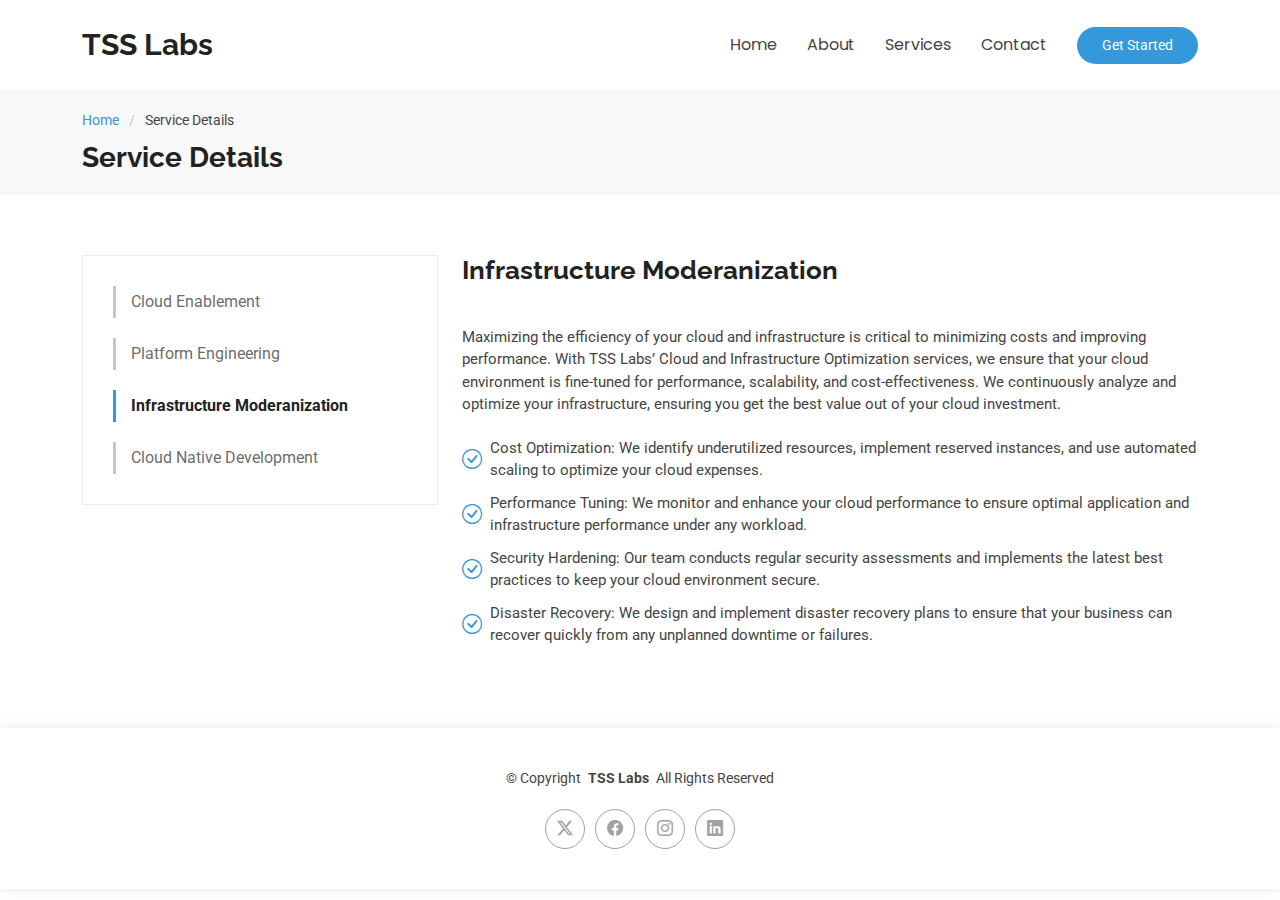
<file: service-details-im.html>
<!DOCTYPE html>
<html lang="en">

<head>
  <meta charset="utf-8">
  <meta content="width=device-width, initial-scale=1.0" name="viewport">
  <title>Service Details - TSS Labs</title>
  <meta name="description" content="">
  <meta name="keywords" content="">

  <!-- Favicons -->
  <link href="assets/img/favicon.png" rel="icon">
  <link href="assets/img/apple-touch-icon.png" rel="apple-touch-icon">

  <!-- Fonts -->
  <link href="https://fonts.googleapis.com" rel="preconnect">
  <link href="https://fonts.gstatic.com" rel="preconnect" crossorigin>
  <link href="https://fonts.googleapis.com/css2?family=Roboto:ital,wght@0,100;0,300;0,400;0,500;0,700;0,900;1,100;1,300;1,400;1,500;1,700;1,900&family=Poppins:ital,wght@0,100;0,200;0,300;0,400;0,500;0,600;0,700;0,800;0,900;1,100;1,200;1,300;1,400;1,500;1,600;1,700;1,800;1,900&family=Raleway:ital,wght@0,100;0,200;0,300;0,400;0,500;0,600;0,700;0,800;0,900;1,100;1,200;1,300;1,400;1,500;1,600;1,700;1,800;1,900&display=swap" rel="stylesheet">

  <!-- Vendor CSS Files -->
  <link href="assets/vendor/bootstrap/css/bootstrap.min.css" rel="stylesheet">
  <link href="assets/vendor/bootstrap-icons/bootstrap-icons.css" rel="stylesheet">
  <link href="assets/vendor/aos/aos.css" rel="stylesheet">
  <link href="assets/vendor/glightbox/css/glightbox.min.css" rel="stylesheet">
  <link href="assets/vendor/swiper/swiper-bundle.min.css" rel="stylesheet">

  <!-- Main CSS File -->
  <link href="assets/css/main.css" rel="stylesheet">

  <!-- =======================================================
  * Template Name: Vesperr
  * Template URL: https://bootstrapmade.com/vesperr-free-bootstrap-template/
  * Updated: Aug 07 2024 with Bootstrap v5.3.3
  * Author: BootstrapMade.com
  * License: https://bootstrapmade.com/license/
  ======================================================== -->
</head>

<body class="service-details-page">

  <header id="header" class="header d-flex align-items-center sticky-top">
    <div class="container-fluid container-xl position-relative d-flex align-items-center">

      <a href="index.html" class="logo d-flex align-items-center me-auto">
        <!-- Uncomment the line below if you also wish to use an image logo -->
        <!-- <img src="assets/img/logo.png" alt=""> -->
        <h1 class="sitename">TSS Labs</h1>
      </a>

      <nav id="navmenu" class="navmenu">
        <ul>
          <li><a href="index.html#hero">Home<br></a></li>
          <li><a href="index.html#about">About</a></li>
          <li><a href="index.html#services">Services</a></li>
          <li><a href="index.html#contact">Contact</a></li>
        </ul>
        <i class="mobile-nav-toggle d-xl-none bi bi-list"></i>
      </nav>

      <a class="btn-getstarted" href="index.html#about">Get Started</a>

    </div>
  </header>

  <main class="main">

    <!-- Page Title -->
    <div class="page-title" data-aos="fade">
      <div class="container">
        <nav class="breadcrumbs">
          <ol>
            <li><a href="index.html">Home</a></li>
            <li class="current">Service Details</li>
          </ol>
        </nav>
        <h1>Service Details</h1>
      </div>
    </div><!-- End Page Title -->

    <!-- Service Details Section -->
    <section id="service-details" class="service-details section">

      <div class="container">

        <div class="row gy-4">

          <div class="col-lg-4" data-aos="fade-up" data-aos-delay="100">
            <div class="services-list">
              <a href="service-details-ce.html">Cloud Enablement</a>
              <a href="service-details-pe.html">Platform Engineering</a>
              <a href="service-details-im.html" class="active">Infrastructure Moderanization</a>
              <a href="service-details-cnd.html">Cloud Native Development</a>              
            </div>

          </div>          

          <div class="col-lg-8" data-aos="fade-up" data-aos-delay="200">
            <!-- <img src="assets/img/services.jpg" alt="" class="img-fluid services-img"> -->
            <h3>Infrastructure Moderanization</h3>
            <p></p>
            <p></p>
            <br>
            <p>
              Maximizing the efficiency of your cloud and infrastructure is critical to minimizing costs and improving performance. With TSS Labs’ Cloud and Infrastructure Optimization services, we ensure that your cloud environment is fine-tuned for performance, scalability, and cost-effectiveness. We continuously analyze and optimize your infrastructure, ensuring you get the best value out of your cloud investment.
            </p>
            <ul>
              <li><i class="bi bi-check-circle"></i> <span>Cost Optimization: We identify underutilized resources, implement reserved instances, and use automated scaling to optimize your cloud expenses.</span></li>
              <li><i class="bi bi-check-circle"></i> <span>Performance Tuning: We monitor and enhance your cloud performance to ensure optimal application and infrastructure performance under any workload.</span></li>
              <li><i class="bi bi-check-circle"></i> <span>Security Hardening: Our team conducts regular security assessments and implements the latest best practices to keep your cloud environment secure.</span></li>
              <li><i class="bi bi-check-circle"></i> <span>Disaster Recovery: We design and implement disaster recovery plans to ensure that your business can recover quickly from any unplanned downtime or failures.</span></li>
            </ul>

            
            
            
            

          </div>



        </div>

      </div>

    </section><!-- /Service Details Section -->

  </main>

  <footer id="footer" class="footer">

    <div class="container">
      <div class="copyright text-center ">
        <p>© <span>Copyright</span> <strong class="px-1 sitename">TSS Labs</strong> <span>All Rights Reserved</span></p>
      </div>
      <div class="social-links d-flex justify-content-center">
        <a href=""><i class="bi bi-twitter-x"></i></a>
        <a href=""><i class="bi bi-facebook"></i></a>
        <a href=""><i class="bi bi-instagram"></i></a>
        <a href=""><i class="bi bi-linkedin"></i></a>
      </div>
    </div>

  </footer>

  <!-- Scroll Top -->
  <a href="#" id="scroll-top" class="scroll-top d-flex align-items-center justify-content-center"><i class="bi bi-arrow-up-short"></i></a>

  <!-- Preloader -->
  <div id="preloader"></div>

  <!-- Vendor JS Files -->
  <script src="assets/vendor/bootstrap/js/bootstrap.bundle.min.js"></script>
  <script src="assets/vendor/php-email-form/validate.js"></script>
  <script src="assets/vendor/aos/aos.js"></script>
  <script src="assets/vendor/glightbox/js/glightbox.min.js"></script>
  <script src="assets/vendor/purecounter/purecounter_vanilla.js"></script>
  <script src="assets/vendor/swiper/swiper-bundle.min.js"></script>
  <script src="assets/vendor/imagesloaded/imagesloaded.pkgd.min.js"></script>
  <script src="assets/vendor/isotope-layout/isotope.pkgd.min.js"></script>

  <!-- Main JS File -->
  <script src="assets/js/main.js"></script>

</body>

</html>
</file>
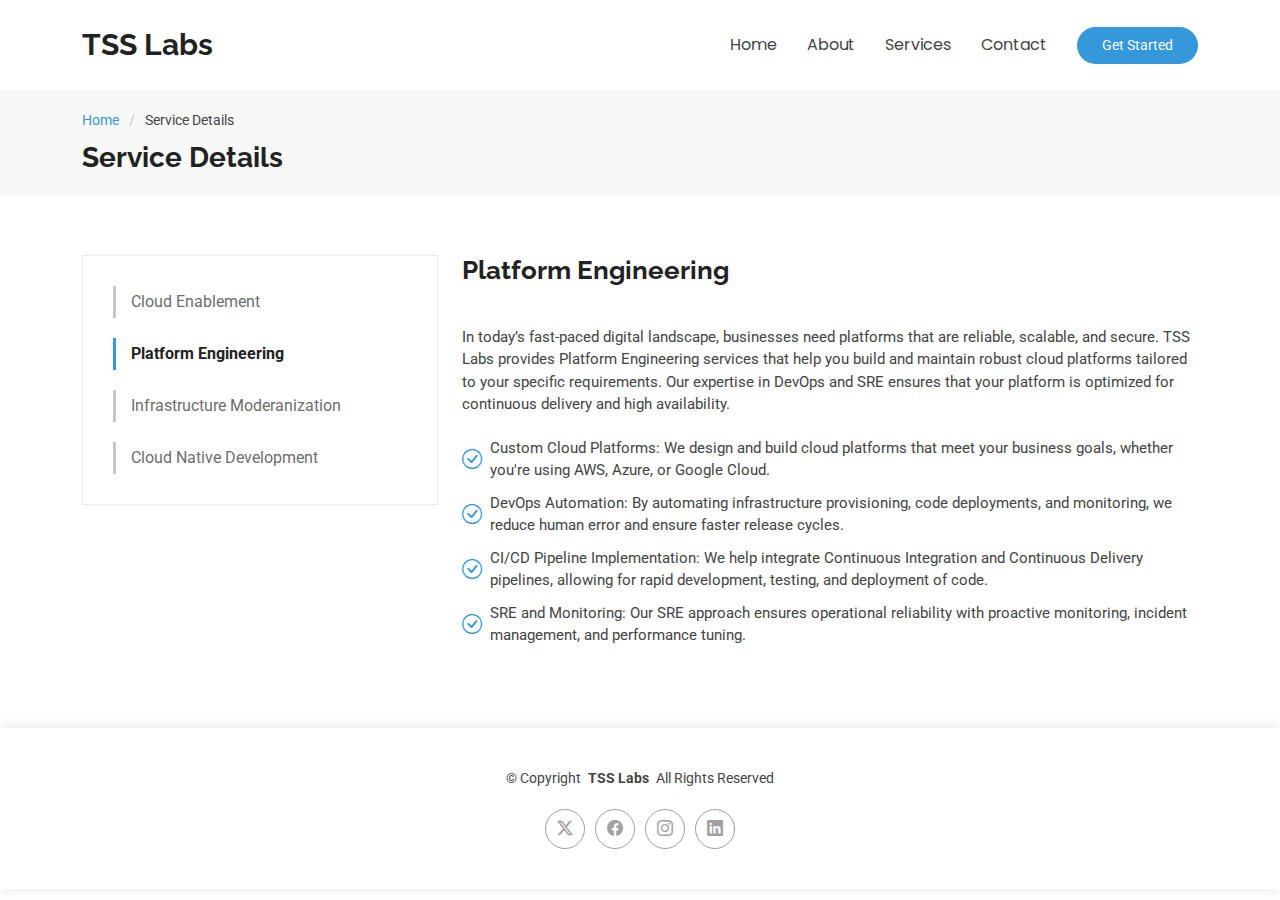
<file: service-details-pe.html>
<!DOCTYPE html>
<html lang="en">

<head>
  <meta charset="utf-8">
  <meta content="width=device-width, initial-scale=1.0" name="viewport">
  <title>Service Details - TSS Labs</title>
  <meta name="description" content="">
  <meta name="keywords" content="">

  <!-- Favicons -->
  <link href="assets/img/favicon.png" rel="icon">
  <link href="assets/img/apple-touch-icon.png" rel="apple-touch-icon">

  <!-- Fonts -->
  <link href="https://fonts.googleapis.com" rel="preconnect">
  <link href="https://fonts.gstatic.com" rel="preconnect" crossorigin>
  <link href="https://fonts.googleapis.com/css2?family=Roboto:ital,wght@0,100;0,300;0,400;0,500;0,700;0,900;1,100;1,300;1,400;1,500;1,700;1,900&family=Poppins:ital,wght@0,100;0,200;0,300;0,400;0,500;0,600;0,700;0,800;0,900;1,100;1,200;1,300;1,400;1,500;1,600;1,700;1,800;1,900&family=Raleway:ital,wght@0,100;0,200;0,300;0,400;0,500;0,600;0,700;0,800;0,900;1,100;1,200;1,300;1,400;1,500;1,600;1,700;1,800;1,900&display=swap" rel="stylesheet">

  <!-- Vendor CSS Files -->
  <link href="assets/vendor/bootstrap/css/bootstrap.min.css" rel="stylesheet">
  <link href="assets/vendor/bootstrap-icons/bootstrap-icons.css" rel="stylesheet">
  <link href="assets/vendor/aos/aos.css" rel="stylesheet">
  <link href="assets/vendor/glightbox/css/glightbox.min.css" rel="stylesheet">
  <link href="assets/vendor/swiper/swiper-bundle.min.css" rel="stylesheet">

  <!-- Main CSS File -->
  <link href="assets/css/main.css" rel="stylesheet">

  <!-- =======================================================
  * Template Name: Vesperr
  * Template URL: https://bootstrapmade.com/vesperr-free-bootstrap-template/
  * Updated: Aug 07 2024 with Bootstrap v5.3.3
  * Author: BootstrapMade.com
  * License: https://bootstrapmade.com/license/
  ======================================================== -->
</head>

<body class="service-details-page">

  <header id="header" class="header d-flex align-items-center sticky-top">
    <div class="container-fluid container-xl position-relative d-flex align-items-center">

      <a href="index.html" class="logo d-flex align-items-center me-auto">
        <!-- Uncomment the line below if you also wish to use an image logo -->
        <!-- <img src="assets/img/logo.png" alt=""> -->
        <h1 class="sitename">TSS Labs</h1>
      </a>

      <nav id="navmenu" class="navmenu">
        <ul>
          <li><a href="index.html#hero">Home<br></a></li>
          <li><a href="index.html#about">About</a></li>
          <li><a href="index.html#services">Services</a></li>
          <li><a href="index.html#contact">Contact</a></li>
        </ul>
        <i class="mobile-nav-toggle d-xl-none bi bi-list"></i>
      </nav>

      <a class="btn-getstarted" href="index.html#about">Get Started</a>

    </div>
  </header>

  <main class="main">

    <!-- Page Title -->
    <div class="page-title" data-aos="fade">
      <div class="container">
        <nav class="breadcrumbs">
          <ol>
            <li><a href="index.html">Home</a></li>
            <li class="current">Service Details</li>
          </ol>
        </nav>
        <h1>Service Details</h1>
      </div>
    </div><!-- End Page Title -->

    <!-- Service Details Section -->
    <section id="service-details" class="service-details section">

      <div class="container">

        <div class="row gy-4">

          <div class="col-lg-4" data-aos="fade-up" data-aos-delay="100">
            <div class="services-list">
              <a href="service-details-ce.html">Cloud Enablement</a>
              <a href="service-details-pe.html" class="active">Platform Engineering</a>
              <a href="service-details-im.html">Infrastructure Moderanization</a>
              <a href="service-details-cnd.html">Cloud Native Development</a>
            </div>

          </div>          

          <div class="col-lg-8" data-aos="fade-up" data-aos-delay="200">
            <!-- <img src="assets/img/services.jpg" alt="" class="img-fluid services-img"> -->
            <h3>Platform Engineering</h3>
            <p></p>
            <p></p>
            <br>
            <p>
              In today’s fast-paced digital landscape, businesses need platforms that are reliable, scalable, and secure. TSS Labs provides Platform Engineering services that help you build and maintain robust cloud platforms tailored to your specific requirements. Our expertise in DevOps and SRE ensures that your platform is optimized for continuous delivery and high availability.
            </p>
            <ul>
              <li><i class="bi bi-check-circle"></i> <span>Custom Cloud Platforms: We design and build cloud platforms that meet your business goals, whether you're using AWS, Azure, or Google Cloud.</span></li>
              <li><i class="bi bi-check-circle"></i> <span>DevOps Automation: By automating infrastructure provisioning, code deployments, and monitoring, we reduce human error and ensure faster release cycles.</span></li>
              <li><i class="bi bi-check-circle"></i> <span>CI/CD Pipeline Implementation: We help integrate Continuous Integration and Continuous Delivery pipelines, allowing for rapid development, testing, and deployment of code.</span></li>
              <li><i class="bi bi-check-circle"></i> <span>SRE and Monitoring: Our SRE approach ensures operational reliability with proactive monitoring, incident management, and performance tuning.</span></li>
            </ul>

          </div>

        </div>

      </div>

    </section><!-- /Service Details Section -->

  </main>

  <footer id="footer" class="footer">

    <div class="container">
      <div class="copyright text-center ">
        <p>© <span>Copyright</span> <strong class="px-1 sitename">TSS Labs</strong> <span>All Rights Reserved</span></p>
      </div>
      <div class="social-links d-flex justify-content-center">
        <a href=""><i class="bi bi-twitter-x"></i></a>
        <a href=""><i class="bi bi-facebook"></i></a>
        <a href=""><i class="bi bi-instagram"></i></a>
        <a href=""><i class="bi bi-linkedin"></i></a>
      </div>
    </div>

  </footer>

  <!-- Scroll Top -->
  <a href="#" id="scroll-top" class="scroll-top d-flex align-items-center justify-content-center"><i class="bi bi-arrow-up-short"></i></a>

  <!-- Preloader -->
  <div id="preloader"></div>

  <!-- Vendor JS Files -->
  <script src="assets/vendor/bootstrap/js/bootstrap.bundle.min.js"></script>
  <script src="assets/vendor/php-email-form/validate.js"></script>
  <script src="assets/vendor/aos/aos.js"></script>
  <script src="assets/vendor/glightbox/js/glightbox.min.js"></script>
  <script src="assets/vendor/purecounter/purecounter_vanilla.js"></script>
  <script src="assets/vendor/swiper/swiper-bundle.min.js"></script>
  <script src="assets/vendor/imagesloaded/imagesloaded.pkgd.min.js"></script>
  <script src="assets/vendor/isotope-layout/isotope.pkgd.min.js"></script>

  <!-- Main JS File -->
  <script src="assets/js/main.js"></script>

</body>

</html>
</file>
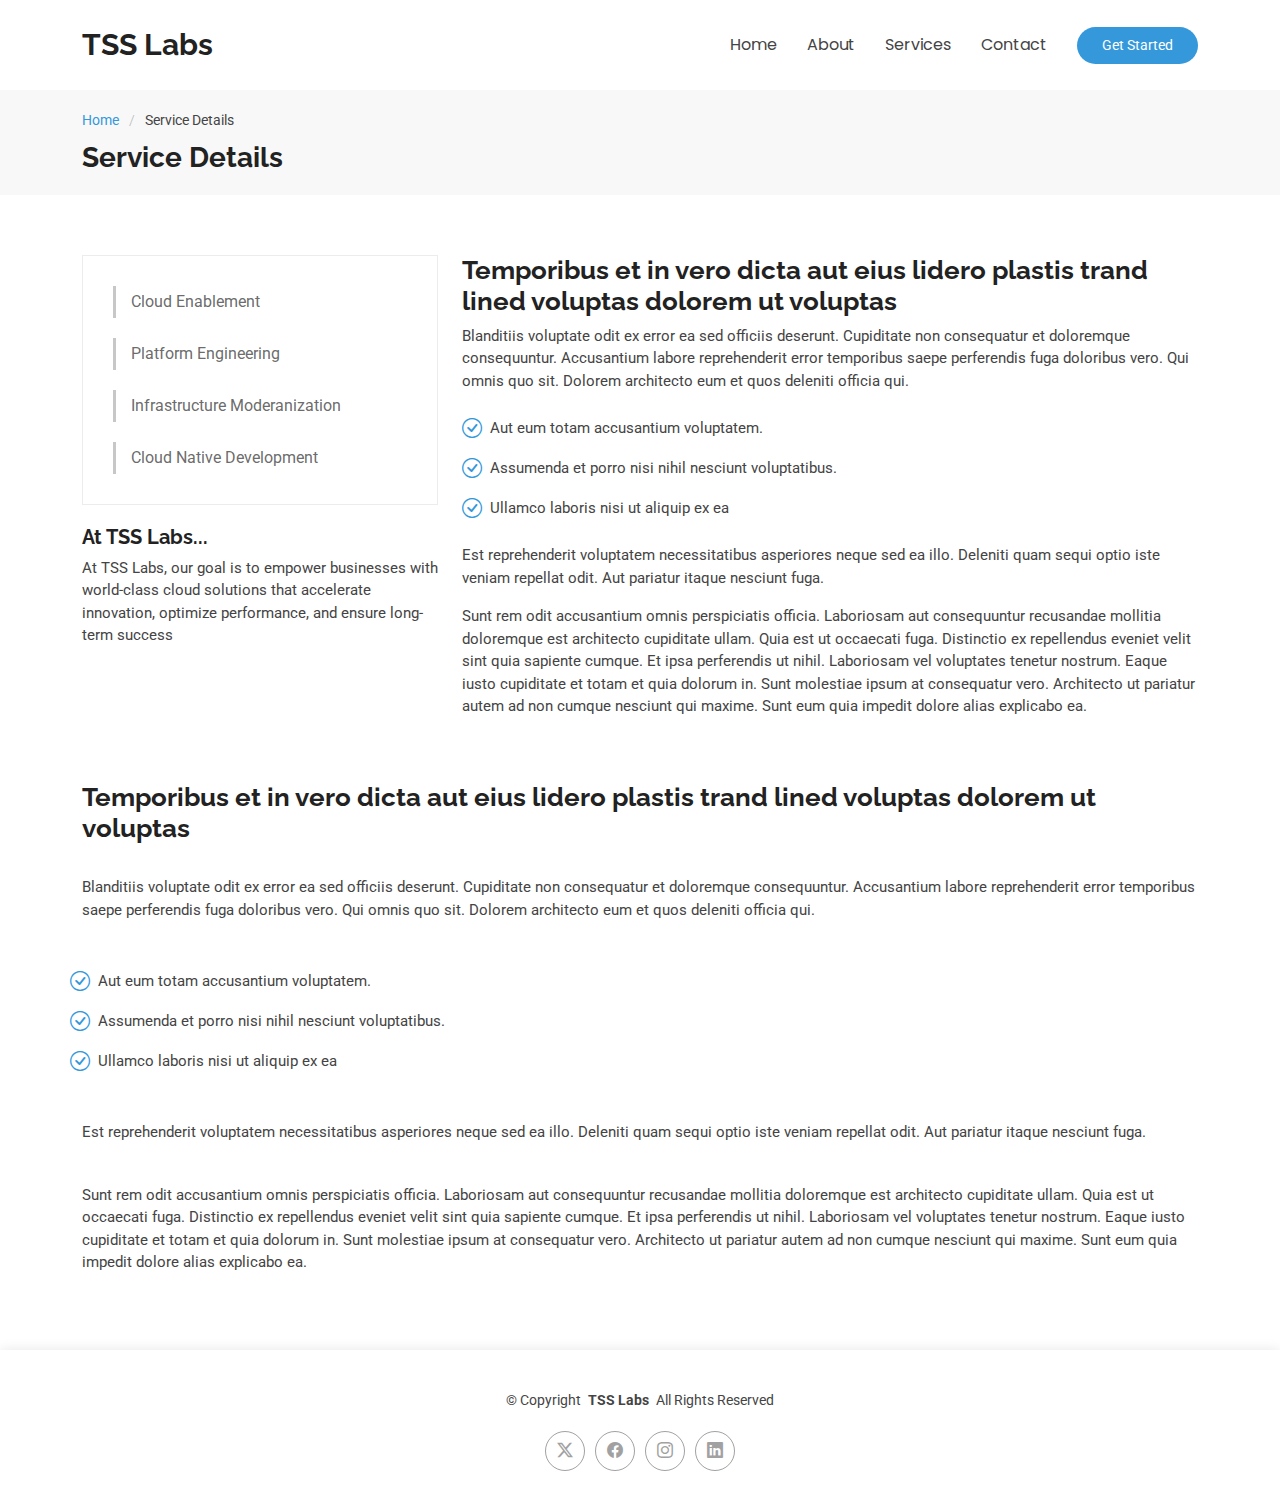
<file: service-details.html>
<!DOCTYPE html>
<html lang="en">

<head>
  <meta charset="utf-8">
  <meta content="width=device-width, initial-scale=1.0" name="viewport">
  <title>Service Details - TSS Labs</title>
  <meta name="description" content="">
  <meta name="keywords" content="">

  <!-- Favicons -->
  <link href="assets/img/favicon.png" rel="icon">
  <link href="assets/img/apple-touch-icon.png" rel="apple-touch-icon">

  <!-- Fonts -->
  <link href="https://fonts.googleapis.com" rel="preconnect">
  <link href="https://fonts.gstatic.com" rel="preconnect" crossorigin>
  <link href="https://fonts.googleapis.com/css2?family=Roboto:ital,wght@0,100;0,300;0,400;0,500;0,700;0,900;1,100;1,300;1,400;1,500;1,700;1,900&family=Poppins:ital,wght@0,100;0,200;0,300;0,400;0,500;0,600;0,700;0,800;0,900;1,100;1,200;1,300;1,400;1,500;1,600;1,700;1,800;1,900&family=Raleway:ital,wght@0,100;0,200;0,300;0,400;0,500;0,600;0,700;0,800;0,900;1,100;1,200;1,300;1,400;1,500;1,600;1,700;1,800;1,900&display=swap" rel="stylesheet">

  <!-- Vendor CSS Files -->
  <link href="assets/vendor/bootstrap/css/bootstrap.min.css" rel="stylesheet">
  <link href="assets/vendor/bootstrap-icons/bootstrap-icons.css" rel="stylesheet">
  <link href="assets/vendor/aos/aos.css" rel="stylesheet">
  <link href="assets/vendor/glightbox/css/glightbox.min.css" rel="stylesheet">
  <link href="assets/vendor/swiper/swiper-bundle.min.css" rel="stylesheet">

  <!-- Main CSS File -->
  <link href="assets/css/main.css" rel="stylesheet">

  <!-- =======================================================
  * Template Name: Vesperr
  * Template URL: https://bootstrapmade.com/vesperr-free-bootstrap-template/
  * Updated: Aug 07 2024 with Bootstrap v5.3.3
  * Author: BootstrapMade.com
  * License: https://bootstrapmade.com/license/
  ======================================================== -->
</head>

<body class="service-details-page">

  <header id="header" class="header d-flex align-items-center sticky-top">
    <div class="container-fluid container-xl position-relative d-flex align-items-center">

      <a href="index.html" class="logo d-flex align-items-center me-auto">
        <!-- Uncomment the line below if you also wish to use an image logo -->
        <!-- <img src="assets/img/logo.png" alt=""> -->
        <h1 class="sitename">TSS Labs</h1>
      </a>

      <nav id="navmenu" class="navmenu">
        <ul>
          <li><a href="index.html#hero">Home<br></a></li>
          <li><a href="index.html#about">About</a></li>
          <li><a href="index.html#services">Services</a></li>
          <li><a href="index.html#contact">Contact</a></li>
        </ul>
        <i class="mobile-nav-toggle d-xl-none bi bi-list"></i>
      </nav>

      <a class="btn-getstarted" href="index.html#about">Get Started</a>

    </div>
  </header>

  <main class="main">

    <!-- Page Title -->
    <div class="page-title" data-aos="fade">
      <div class="container">
        <nav class="breadcrumbs">
          <ol>
            <li><a href="index.html">Home</a></li>
            <li class="current">Service Details</li>
          </ol>
        </nav>
        <h1>Service Details</h1>
      </div>
    </div><!-- End Page Title -->

    <!-- Service Details Section -->
    <section id="service-details" class="service-details section">

      <div class="container">

        <div class="row gy-4">

          <div class="col-lg-4" data-aos="fade-up" data-aos-delay="100">
            <div class="services-list">
              <a href="#">Cloud Enablement</a>
              <a href="#">Platform Engineering</a>
              <a href="#">Infrastructure Moderanization</a>
              <a href="#">Cloud Native Development</a>
            </div>

            <h4>At TSS Labs...</h4>
            <p>At TSS Labs, our goal is to empower businesses with world-class cloud solutions that accelerate innovation, optimize performance, and ensure long-term success</p>
          </div>          

          <div class="col-lg-8" data-aos="fade-up" data-aos-delay="200">
            <!-- <img src="assets/img/services.jpg" alt="" class="img-fluid services-img"> -->
            <h3>Temporibus et in vero dicta aut eius lidero plastis trand lined voluptas dolorem ut voluptas</h3>
            <p>
              Blanditiis voluptate odit ex error ea sed officiis deserunt. Cupiditate non consequatur et doloremque consequuntur. Accusantium labore reprehenderit error temporibus saepe perferendis fuga doloribus vero. Qui omnis quo sit. Dolorem architecto eum et quos deleniti officia qui.
            </p>
            <ul>
              <li><i class="bi bi-check-circle"></i> <span>Aut eum totam accusantium voluptatem.</span></li>
              <li><i class="bi bi-check-circle"></i> <span>Assumenda et porro nisi nihil nesciunt voluptatibus.</span></li>
              <li><i class="bi bi-check-circle"></i> <span>Ullamco laboris nisi ut aliquip ex ea</span></li>
            </ul>
            <p>
              Est reprehenderit voluptatem necessitatibus asperiores neque sed ea illo. Deleniti quam sequi optio iste veniam repellat odit. Aut pariatur itaque nesciunt fuga.
            </p>
            <p>
              Sunt rem odit accusantium omnis perspiciatis officia. Laboriosam aut consequuntur recusandae mollitia doloremque est architecto cupiditate ullam. Quia est ut occaecati fuga. Distinctio ex repellendus eveniet velit sint quia sapiente cumque. Et ipsa perferendis ut nihil. Laboriosam vel voluptates tenetur nostrum. Eaque iusto cupiditate et totam et quia dolorum in. Sunt molestiae ipsum at consequatur vero. Architecto ut pariatur autem ad non cumque nesciunt qui maxime. Sunt eum quia impedit dolore alias explicabo ea.
            </p>
          </div>




          <div class="col-lg-8" data-aos="fade-up" data-aos-delay="200"></div>
            <!-- <img src="assets/img/services.jpg" alt="" class="img-fluid services-img"> -->
            <h3>Temporibus et in vero dicta aut eius lidero plastis trand lined voluptas dolorem ut voluptas</h3>
            <p>
              Blanditiis voluptate odit ex error ea sed officiis deserunt. Cupiditate non consequatur et doloremque consequuntur. Accusantium labore reprehenderit error temporibus saepe perferendis fuga doloribus vero. Qui omnis quo sit. Dolorem architecto eum et quos deleniti officia qui.
            </p>
            <ul>
              <li><i class="bi bi-check-circle"></i> <span>Aut eum totam accusantium voluptatem.</span></li>
              <li><i class="bi bi-check-circle"></i> <span>Assumenda et porro nisi nihil nesciunt voluptatibus.</span></li>
              <li><i class="bi bi-check-circle"></i> <span>Ullamco laboris nisi ut aliquip ex ea</span></li>
            </ul>
            <p>
              Est reprehenderit voluptatem necessitatibus asperiores neque sed ea illo. Deleniti quam sequi optio iste veniam repellat odit. Aut pariatur itaque nesciunt fuga.
            </p>
            <p>
              Sunt rem odit accusantium omnis perspiciatis officia. Laboriosam aut consequuntur recusandae mollitia doloremque est architecto cupiditate ullam. Quia est ut occaecati fuga. Distinctio ex repellendus eveniet velit sint quia sapiente cumque. Et ipsa perferendis ut nihil. Laboriosam vel voluptates tenetur nostrum. Eaque iusto cupiditate et totam et quia dolorum in. Sunt molestiae ipsum at consequatur vero. Architecto ut pariatur autem ad non cumque nesciunt qui maxime. Sunt eum quia impedit dolore alias explicabo ea.
            </p>
          </div>



        </div>

      </div>

    </section><!-- /Service Details Section -->

  </main>

  <footer id="footer" class="footer">

    <div class="container">
      <div class="copyright text-center ">
        <p>© <span>Copyright</span> <strong class="px-1 sitename">TSS Labs</strong> <span>All Rights Reserved</span></p>
      </div>
      <div class="social-links d-flex justify-content-center">
        <a href=""><i class="bi bi-twitter-x"></i></a>
        <a href=""><i class="bi bi-facebook"></i></a>
        <a href=""><i class="bi bi-instagram"></i></a>
        <a href=""><i class="bi bi-linkedin"></i></a>
      </div>
    </div>

  </footer>

  <!-- Scroll Top -->
  <a href="#" id="scroll-top" class="scroll-top d-flex align-items-center justify-content-center"><i class="bi bi-arrow-up-short"></i></a>

  <!-- Preloader -->
  <div id="preloader"></div>

  <!-- Vendor JS Files -->
  <script src="assets/vendor/bootstrap/js/bootstrap.bundle.min.js"></script>
  <script src="assets/vendor/php-email-form/validate.js"></script>
  <script src="assets/vendor/aos/aos.js"></script>
  <script src="assets/vendor/glightbox/js/glightbox.min.js"></script>
  <script src="assets/vendor/purecounter/purecounter_vanilla.js"></script>
  <script src="assets/vendor/swiper/swiper-bundle.min.js"></script>
  <script src="assets/vendor/imagesloaded/imagesloaded.pkgd.min.js"></script>
  <script src="assets/vendor/isotope-layout/isotope.pkgd.min.js"></script>

  <!-- Main JS File -->
  <script src="assets/js/main.js"></script>

</body>

</html>
</file>
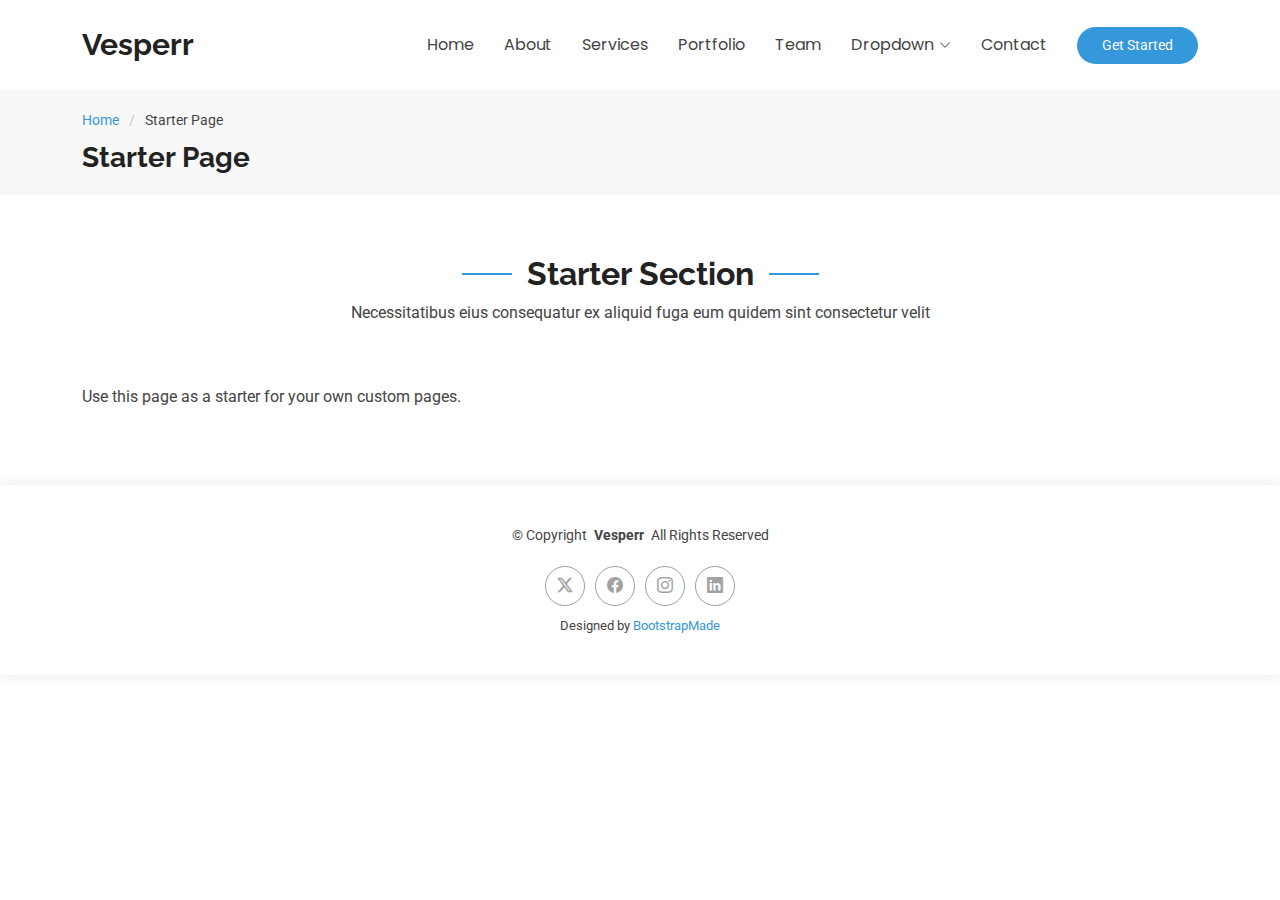
<file: starter-page.html>
<!DOCTYPE html>
<html lang="en">

<head>
  <meta charset="utf-8">
  <meta content="width=device-width, initial-scale=1.0" name="viewport">
  <title>Starter Page - Vesperr Bootstrap Template</title>
  <meta name="description" content="">
  <meta name="keywords" content="">

  <!-- Favicons -->
  <link href="assets/img/favicon.png" rel="icon">
  <link href="assets/img/apple-touch-icon.png" rel="apple-touch-icon">

  <!-- Fonts -->
  <link href="https://fonts.googleapis.com" rel="preconnect">
  <link href="https://fonts.gstatic.com" rel="preconnect" crossorigin>
  <link href="https://fonts.googleapis.com/css2?family=Roboto:ital,wght@0,100;0,300;0,400;0,500;0,700;0,900;1,100;1,300;1,400;1,500;1,700;1,900&family=Poppins:ital,wght@0,100;0,200;0,300;0,400;0,500;0,600;0,700;0,800;0,900;1,100;1,200;1,300;1,400;1,500;1,600;1,700;1,800;1,900&family=Raleway:ital,wght@0,100;0,200;0,300;0,400;0,500;0,600;0,700;0,800;0,900;1,100;1,200;1,300;1,400;1,500;1,600;1,700;1,800;1,900&display=swap" rel="stylesheet">

  <!-- Vendor CSS Files -->
  <link href="assets/vendor/bootstrap/css/bootstrap.min.css" rel="stylesheet">
  <link href="assets/vendor/bootstrap-icons/bootstrap-icons.css" rel="stylesheet">
  <link href="assets/vendor/aos/aos.css" rel="stylesheet">
  <link href="assets/vendor/glightbox/css/glightbox.min.css" rel="stylesheet">
  <link href="assets/vendor/swiper/swiper-bundle.min.css" rel="stylesheet">

  <!-- Main CSS File -->
  <link href="assets/css/main.css" rel="stylesheet">

  <!-- =======================================================
  * Template Name: Vesperr
  * Template URL: https://bootstrapmade.com/vesperr-free-bootstrap-template/
  * Updated: Aug 07 2024 with Bootstrap v5.3.3
  * Author: BootstrapMade.com
  * License: https://bootstrapmade.com/license/
  ======================================================== -->
</head>

<body class="starter-page-page">

  <header id="header" class="header d-flex align-items-center sticky-top">
    <div class="container-fluid container-xl position-relative d-flex align-items-center">

      <a href="index.html" class="logo d-flex align-items-center me-auto">
        <!-- Uncomment the line below if you also wish to use an image logo -->
        <!-- <img src="assets/img/logo.png" alt=""> -->
        <h1 class="sitename">Vesperr</h1>
      </a>

      <nav id="navmenu" class="navmenu">
        <ul>
          <li><a href="#hero">Home<br></a></li>
          <li><a href="#about">About</a></li>
          <li><a href="#services">Services</a></li>
          <li><a href="#portfolio">Portfolio</a></li>
          <li><a href="#team">Team</a></li>
          <li class="dropdown"><a href="#"><span>Dropdown</span> <i class="bi bi-chevron-down toggle-dropdown"></i></a>
            <ul>
              <li><a href="#">Dropdown 1</a></li>
              <li class="dropdown"><a href="#"><span>Deep Dropdown</span> <i class="bi bi-chevron-down toggle-dropdown"></i></a>
                <ul>
                  <li><a href="#">Deep Dropdown 1</a></li>
                  <li><a href="#">Deep Dropdown 2</a></li>
                  <li><a href="#">Deep Dropdown 3</a></li>
                  <li><a href="#">Deep Dropdown 4</a></li>
                  <li><a href="#">Deep Dropdown 5</a></li>
                </ul>
              </li>
              <li><a href="#">Dropdown 2</a></li>
              <li><a href="#">Dropdown 3</a></li>
              <li><a href="#">Dropdown 4</a></li>
            </ul>
          </li>
          <li><a href="#contact">Contact</a></li>
        </ul>
        <i class="mobile-nav-toggle d-xl-none bi bi-list"></i>
      </nav>

      <a class="btn-getstarted" href="index.html#about">Get Started</a>

    </div>
  </header>

  <main class="main">

    <!-- Page Title -->
    <div class="page-title" data-aos="fade">
      <div class="container">
        <nav class="breadcrumbs">
          <ol>
            <li><a href="index.html">Home</a></li>
            <li class="current">Starter Page</li>
          </ol>
        </nav>
        <h1>Starter Page</h1>
      </div>
    </div><!-- End Page Title -->

    <!-- Starter Section Section -->
    <section id="starter-section" class="starter-section section">

      <!-- Section Title -->
      <div class="container section-title" data-aos="fade-up">
        <h2>Starter Section</h2>
        <p>Necessitatibus eius consequatur ex aliquid fuga eum quidem sint consectetur velit</p>
      </div><!-- End Section Title -->

      <div class="container" data-aos="fade-up">
        <p>Use this page as a starter for your own custom pages.</p>
      </div>

    </section><!-- /Starter Section Section -->

  </main>

  <footer id="footer" class="footer">

    <div class="container">
      <div class="copyright text-center ">
        <p>© <span>Copyright</span> <strong class="px-1 sitename">Vesperr</strong> <span>All Rights Reserved</span></p>
      </div>
      <div class="social-links d-flex justify-content-center">
        <a href=""><i class="bi bi-twitter-x"></i></a>
        <a href=""><i class="bi bi-facebook"></i></a>
        <a href=""><i class="bi bi-instagram"></i></a>
        <a href=""><i class="bi bi-linkedin"></i></a>
      </div>
      <div class="credits">
        <!-- All the links in the footer should remain intact. -->
        <!-- You can delete the links only if you've purchased the pro version. -->
        <!-- Licensing information: https://bootstrapmade.com/license/ -->
        <!-- Purchase the pro version with working PHP/AJAX contact form: [buy-url] -->
        Designed by <a href="https://bootstrapmade.com/">BootstrapMade</a>
      </div>
    </div>

  </footer>

  <!-- Scroll Top -->
  <a href="#" id="scroll-top" class="scroll-top d-flex align-items-center justify-content-center"><i class="bi bi-arrow-up-short"></i></a>

  <!-- Preloader -->
  <div id="preloader"></div>

  <!-- Vendor JS Files -->
  <script src="assets/vendor/bootstrap/js/bootstrap.bundle.min.js"></script>
  <script src="assets/vendor/php-email-form/validate.js"></script>
  <script src="assets/vendor/aos/aos.js"></script>
  <script src="assets/vendor/glightbox/js/glightbox.min.js"></script>
  <script src="assets/vendor/purecounter/purecounter_vanilla.js"></script>
  <script src="assets/vendor/swiper/swiper-bundle.min.js"></script>
  <script src="assets/vendor/imagesloaded/imagesloaded.pkgd.min.js"></script>
  <script src="assets/vendor/isotope-layout/isotope.pkgd.min.js"></script>

  <!-- Main JS File -->
  <script src="assets/js/main.js"></script>

</body>

</html>
</file>
<file: assets/css/main.css>
/**
* Template Name: Vesperr
* Template URL: https://bootstrapmade.com/vesperr-free-bootstrap-template/
* Updated: Aug 07 2024 with Bootstrap v5.3.3
* Author: BootstrapMade.com
* License: https://bootstrapmade.com/license/
*/

/*--------------------------------------------------------------
# Font & Color Variables
# Help: https://bootstrapmade.com/color-system/
--------------------------------------------------------------*/
/* Fonts */
:root {
  --default-font: "Roboto",  system-ui, -apple-system, "Segoe UI", Roboto, "Helvetica Neue", Arial, "Noto Sans", "Liberation Sans", sans-serif, "Apple Color Emoji", "Segoe UI Emoji", "Segoe UI Symbol", "Noto Color Emoji";
  --heading-font: "Raleway",  sans-serif;
  --nav-font: "Poppins",  sans-serif;
}

/* Global Colors - The following color variables are used throughout the website. Updating them here will change the color scheme of the entire website */
:root { 
  --background-color: #ffffff; /* Background color for the entire website, including individual sections */
  --default-color: #444444; /* Default color used for the majority of the text content across the entire website */
  --heading-color: #222222; /* Color for headings, subheadings and title throughout the website */
  --accent-color: #3498db; /* Accent color that represents your brand on the website. It's used for buttons, links, and other elements that need to stand out */
  --surface-color: #ffffff; /* The surface color is used as a background of boxed elements within sections, such as cards, icon boxes, or other elements that require a visual separation from the global background. */
  --contrast-color: #ffffff; /* Contrast color for text, ensuring readability against backgrounds of accent, heading, or default colors. */
}

/* Nav Menu Colors - The following color variables are used specifically for the navigation menu. They are separate from the global colors to allow for more customization options */
:root {
  --nav-color: #444444;  /* The default color of the main navmenu links */
  --nav-hover-color: #3498db; /* Applied to main navmenu links when they are hovered over or active */
  --nav-mobile-background-color: #ffffff; /* Used as the background color for mobile navigation menu */
  --nav-dropdown-background-color: #ffffff; /* Used as the background color for dropdown items that appear when hovering over primary navigation items */
  --nav-dropdown-color: #444444; /* Used for navigation links of the dropdown items in the navigation menu. */
  --nav-dropdown-hover-color: #3498db; /* Similar to --nav-hover-color, this color is applied to dropdown navigation links when they are hovered over. */
}

/* Color Presets - These classes override global colors when applied to any section or element, providing reuse of the sam color scheme. */

.light-background {
  --background-color: #f4fafd;
  --surface-color: #ffffff;
}

.dark-background {
  --background-color: #060606;
  --default-color: #ffffff;
  --heading-color: #ffffff;
  --surface-color: #252525;
  --contrast-color: #ffffff;
}

/* Smooth scroll */
:root {
  scroll-behavior: smooth;
}

/*--------------------------------------------------------------
# General Styling & Shared Classes
--------------------------------------------------------------*/
body {
  color: var(--default-color);
  background-color: var(--background-color);
  font-family: var(--default-font);
}

a {
  color: var(--accent-color);
  text-decoration: none;
  transition: 0.3s;
}

a:hover {
  color: color-mix(in srgb, var(--accent-color), transparent 25%);
  text-decoration: none;
}

h1,
h2,
h3,
h4,
h5,
h6 {
  color: var(--heading-color);
  font-family: var(--heading-font);
}

/* PHP Email Form Messages
------------------------------*/
.php-email-form .error-message {
  display: none;
  background: #df1529;
  color: #ffffff;
  text-align: left;
  padding: 15px;
  margin-bottom: 24px;
  font-weight: 600;
}

.php-email-form .sent-message {
  display: none;
  color: #ffffff;
  background: #059652;
  text-align: center;
  padding: 15px;
  margin-bottom: 24px;
  font-weight: 600;
}

.php-email-form .loading {
  display: none;
  background: var(--surface-color);
  text-align: center;
  padding: 15px;
  margin-bottom: 24px;
}

.php-email-form .loading:before {
  content: "";
  display: inline-block;
  border-radius: 50%;
  width: 24px;
  height: 24px;
  margin: 0 10px -6px 0;
  border: 3px solid var(--accent-color);
  border-top-color: var(--surface-color);
  animation: php-email-form-loading 1s linear infinite;
}

@keyframes php-email-form-loading {
  0% {
    transform: rotate(0deg);
  }

  100% {
    transform: rotate(360deg);
  }
}

/*--------------------------------------------------------------
# Global Header
--------------------------------------------------------------*/
.header {
  color: var(--default-color);
  background-color: var(--background-color);
  padding: 15px 0;
  transition: all 0.5s;
  z-index: 997;
}

.header .logo {
  line-height: 1;
}

.header .logo img {
  max-height: 36px;
  margin-right: 8px;
}

.header .logo h1 {
  font-size: 30px;
  margin: 0;
  font-weight: 700;
  color: var(--heading-color);
}

.header .btn-getstarted,
.header .btn-getstarted:focus {
  color: var(--contrast-color);
  background: var(--accent-color);
  font-size: 14px;
  padding: 8px 25px;
  margin: 0 0 0 30px;
  border-radius: 50px;
  transition: 0.3s;
}

.header .btn-getstarted:hover,
.header .btn-getstarted:focus:hover {
  color: var(--contrast-color);
  background: color-mix(in srgb, var(--accent-color), transparent 15%);
}

@media (max-width: 1200px) {
  .header .logo {
    order: 1;
  }

  .header .btn-getstarted {
    order: 2;
    margin: 0 15px 0 0;
    padding: 6px 15px;
  }

  .header .navmenu {
    order: 3;
  }
}

.scrolled .header {
  box-shadow: 0px 0 18px rgba(0, 0, 0, 0.1);
}

/*--------------------------------------------------------------
# Navigation Menu
--------------------------------------------------------------*/
/* Navmenu - Desktop */
@media (min-width: 1200px) {
  .navmenu {
    padding: 0;
  }

  .navmenu ul {
    margin: 0;
    padding: 0;
    display: flex;
    list-style: none;
    align-items: center;
  }

  .navmenu li {
    position: relative;
  }

  .navmenu a,
  .navmenu a:focus {
    color: var(--nav-color);
    padding: 18px 15px;
    font-size: 16px;
    font-family: var(--nav-font);
    font-weight: 400;
    display: flex;
    align-items: center;
    justify-content: space-between;
    white-space: nowrap;
    transition: 0.3s;
  }

  .navmenu a i,
  .navmenu a:focus i {
    font-size: 12px;
    line-height: 0;
    margin-left: 5px;
    transition: 0.3s;
  }

  .navmenu li:last-child a {
    padding-right: 0;
  }

  .navmenu li:hover>a,
  .navmenu .active,
  .navmenu .active:focus {
    color: var(--nav-hover-color);
  }

  .navmenu .dropdown ul {
    margin: 0;
    padding: 10px 0;
    background: var(--nav-dropdown-background-color);
    display: block;
    position: absolute;
    visibility: hidden;
    left: 14px;
    top: 130%;
    opacity: 0;
    transition: 0.3s;
    border-radius: 4px;
    z-index: 99;
    box-shadow: 0px 0px 30px rgba(0, 0, 0, 0.1);
  }

  .navmenu .dropdown ul li {
    min-width: 200px;
  }

  .navmenu .dropdown ul a {
    padding: 10px 20px;
    font-size: 15px;
    text-transform: none;
    color: var(--nav-dropdown-color);
  }

  .navmenu .dropdown ul a i {
    font-size: 12px;
  }

  .navmenu .dropdown ul a:hover,
  .navmenu .dropdown ul .active:hover,
  .navmenu .dropdown ul li:hover>a {
    color: var(--nav-dropdown-hover-color);
  }

  .navmenu .dropdown:hover>ul {
    opacity: 1;
    top: 100%;
    visibility: visible;
  }

  .navmenu .dropdown .dropdown ul {
    top: 0;
    left: -90%;
    visibility: hidden;
  }

  .navmenu .dropdown .dropdown:hover>ul {
    opacity: 1;
    top: 0;
    left: -100%;
    visibility: visible;
  }
}

/* Navmenu - Mobile */
@media (max-width: 1199px) {
  .mobile-nav-toggle {
    color: var(--nav-color);
    font-size: 28px;
    line-height: 0;
    margin-right: 10px;
    cursor: pointer;
    transition: color 0.3s;
  }

  .navmenu {
    padding: 0;
    z-index: 9997;
  }

  .navmenu ul {
    display: none;
    list-style: none;
    position: absolute;
    inset: 60px 20px 20px 20px;
    padding: 10px 0;
    margin: 0;
    border-radius: 6px;
    background-color: var(--nav-mobile-background-color);
    overflow-y: auto;
    transition: 0.3s;
    z-index: 9998;
    box-shadow: 0px 0px 30px rgba(0, 0, 0, 0.1);
  }

  .navmenu a,
  .navmenu a:focus {
    color: var(--nav-dropdown-color);
    padding: 10px 20px;
    font-family: var(--nav-font);
    font-size: 17px;
    font-weight: 500;
    display: flex;
    align-items: center;
    justify-content: space-between;
    white-space: nowrap;
    transition: 0.3s;
  }

  .navmenu a i,
  .navmenu a:focus i {
    font-size: 12px;
    line-height: 0;
    margin-left: 5px;
    width: 30px;
    height: 30px;
    display: flex;
    align-items: center;
    justify-content: center;
    border-radius: 50%;
    transition: 0.3s;
    background-color: color-mix(in srgb, var(--accent-color), transparent 90%);
  }

  .navmenu a i:hover,
  .navmenu a:focus i:hover {
    background-color: var(--accent-color);
    color: var(--contrast-color);
  }

  .navmenu a:hover,
  .navmenu .active,
  .navmenu .active:focus {
    color: var(--nav-dropdown-hover-color);
  }

  .navmenu .active i,
  .navmenu .active:focus i {
    background-color: var(--accent-color);
    color: var(--contrast-color);
    transform: rotate(180deg);
  }

  .navmenu .dropdown ul {
    position: static;
    display: none;
    z-index: 99;
    padding: 10px 0;
    margin: 10px 20px;
    background-color: var(--nav-dropdown-background-color);
    border: 1px solid color-mix(in srgb, var(--default-color), transparent 90%);
    box-shadow: none;
    transition: all 0.5s ease-in-out;
  }

  .navmenu .dropdown ul ul {
    background-color: rgba(33, 37, 41, 0.1);
  }

  .navmenu .dropdown>.dropdown-active {
    display: block;
    background-color: rgba(33, 37, 41, 0.03);
  }

  .mobile-nav-active {
    overflow: hidden;
  }

  .mobile-nav-active .mobile-nav-toggle {
    color: #fff;
    position: absolute;
    font-size: 32px;
    top: 15px;
    right: 15px;
    margin-right: 0;
    z-index: 9999;
  }

  .mobile-nav-active .navmenu {
    position: fixed;
    overflow: hidden;
    inset: 0;
    background: rgba(33, 37, 41, 0.8);
    transition: 0.3s;
  }

  .mobile-nav-active .navmenu>ul {
    display: block;
  }
}

/*--------------------------------------------------------------
# Global Footer
--------------------------------------------------------------*/
.footer {
  color: var(--default-color);
  background-color: var(--background-color);
  font-size: 14px;
  padding: 40px 0;
  position: relative;
  box-shadow: 0px 0px 12px 0px rgba(0, 0, 0, 0.1);
}

.footer .copyright p {
  margin-bottom: 0;
}

.footer .social-links {
  margin-top: 20px;
}

.footer .social-links a {
  display: flex;
  align-items: center;
  justify-content: center;
  width: 40px;
  height: 40px;
  border-radius: 50%;
  border: 1px solid color-mix(in srgb, var(--default-color), transparent 50%);
  font-size: 16px;
  color: color-mix(in srgb, var(--default-color), transparent 50%);
  margin: 0 5px;
  transition: 0.3s;
}

.footer .social-links a:hover {
  color: var(--accent-color);
  border-color: var(--accent-color);
}

.footer .credits {
  margin-top: 10px;
  font-size: 13px;
  text-align: center;
}

/*--------------------------------------------------------------
# Preloader
--------------------------------------------------------------*/
#preloader {
  position: fixed;
  inset: 0;
  z-index: 999999;
  overflow: hidden;
  background: var(--background-color);
  transition: all 0.6s ease-out;
}

#preloader:before {
  content: "";
  position: fixed;
  top: calc(50% - 30px);
  left: calc(50% - 30px);
  border: 6px solid #ffffff;
  border-color: var(--accent-color) transparent var(--accent-color) transparent;
  border-radius: 50%;
  width: 60px;
  height: 60px;
  animation: animate-preloader 1.5s linear infinite;
}

@keyframes animate-preloader {
  0% {
    transform: rotate(0deg);
  }

  100% {
    transform: rotate(360deg);
  }
}

/*--------------------------------------------------------------
# Scroll Top Button
--------------------------------------------------------------*/
.scroll-top {
  position: fixed;
  visibility: hidden;
  opacity: 0;
  right: 15px;
  bottom: 15px;
  z-index: 99999;
  background-color: var(--accent-color);
  width: 40px;
  height: 40px;
  border-radius: 4px;
  transition: all 0.4s;
}

.scroll-top i {
  font-size: 24px;
  color: var(--contrast-color);
  line-height: 0;
}

.scroll-top:hover {
  background-color: color-mix(in srgb, var(--accent-color), transparent 20%);
  color: var(--contrast-color);
}

.scroll-top.active {
  visibility: visible;
  opacity: 1;
}

/*--------------------------------------------------------------
# Disable aos animation delay on mobile devices
--------------------------------------------------------------*/
@media screen and (max-width: 768px) {
  [data-aos-delay] {
    transition-delay: 0 !important;
  }
}

/*--------------------------------------------------------------
# Global Page Titles & Breadcrumbs
--------------------------------------------------------------*/
.page-title {
  --background-color: color-mix(in srgb, var(--default-color), transparent 96%);
  color: var(--default-color);
  background-color: var(--background-color);
  padding: 20px 0;
  position: relative;
}

.page-title h1 {
  font-size: 28px;
  font-weight: 700;
  margin: 0;
}

.page-title .breadcrumbs ol {
  display: flex;
  flex-wrap: wrap;
  list-style: none;
  padding: 0 0 10px 0;
  margin: 0;
  font-size: 14px;
  font-weight: 400;
}

.page-title .breadcrumbs ol li+li {
  padding-left: 10px;
}

.page-title .breadcrumbs ol li+li::before {
  content: "/";
  display: inline-block;
  padding-right: 10px;
  color: color-mix(in srgb, var(--default-color), transparent 70%);
}

/*--------------------------------------------------------------
# Global Sections
--------------------------------------------------------------*/
section,
.section {
  color: var(--default-color);
  background-color: var(--background-color);
  padding: 60px 0;
  scroll-margin-top: 90px;
  overflow: clip;
}

@media (max-width: 1199px) {

  section,
  .section {
    scroll-margin-top: 66px;
  }
}

/*--------------------------------------------------------------
# Global Section Titles
--------------------------------------------------------------*/
.section-title {
  text-align: center;
  padding-bottom: 60px;
  position: relative;
}

.section-title h2 {
  font-size: 32px;
  font-weight: 700;
  position: relative;
}

.section-title h2:before,
.section-title h2:after {
  content: "";
  width: 50px;
  height: 2px;
  background: var(--accent-color);
  display: inline-block;
}

.section-title h2:before {
  margin: 0 15px 10px 0;
}

.section-title h2:after {
  margin: 0 0 10px 15px;
}

.section-title p {
  margin-bottom: 0;
}

/*--------------------------------------------------------------
# Hero Section
--------------------------------------------------------------*/
.hero {
  width: 100%;
  min-height: 70vh;
  position: relative;
  padding: 80px 0 60px 0;
  display: flex;
  align-items: center;
}

.hero h1 {
  margin: 0;
  font-size: 48px;
  font-weight: 700;
  line-height: 56px;
}

.hero p {
  color: color-mix(in srgb, var(--default-color), transparent 40%);
  margin: 5px 0 20px 0;
  font-size: 22px;
  font-weight: 400;
}

.hero .btn-get-started {
  font-family: var(--heading-font);
  font-weight: 500;
  font-size: 15px;
  letter-spacing: 1px;
  display: inline-block;
  padding: 10px 36px;
  border-radius: 50px;
  transition: 0.3s;
  border: 2px solid var(--accent-color);
}

.hero .btn-get-started:hover {
  color: var(--contrast-color);
  background: var(--accent-color);
}

.hero .animated {
  animation: up-down 2s ease-in-out infinite alternate-reverse both;
}

@media (max-width: 640px) {
  .hero h1 {
    font-size: 28px;
    line-height: 36px;
  }

  .hero p {
    font-size: 18px;
    line-height: 24px;
    margin-bottom: 30px;
  }

  .hero .btn-get-started,
  .hero .btn-watch-video {
    font-size: 13px;
  }
}

@keyframes up-down {
  0% {
    transform: translateY(10px);
  }

  100% {
    transform: translateY(-10px);
  }
}

/*--------------------------------------------------------------
# Clients Section
--------------------------------------------------------------*/
.clients {
  padding: 20px 0;
}

.clients .client-logo {
  display: flex;
  justify-content: center;
  align-items: center;
  overflow: hidden;
}

.clients .client-logo img {
  padding: 20px 40px;
  max-width: 90%;
  transition: 0.3s;
  opacity: 0.5;
  filter: grayscale(100);
}

.clients .client-logo img:hover {
  filter: none;
  opacity: 1;
}

@media (max-width: 640px) {
  .clients .client-logo img {
    padding: 20px;
  }
}

/*--------------------------------------------------------------
# About Section
--------------------------------------------------------------*/
.about .content h3 {
  font-weight: 700;
  font-size: 34px;
  margin-bottom: 30px;
}

.about .content p {
  margin-bottom: 30px;
}

.about .content .about-btn {
  padding: 8px 30px 9px 30px;
  color: var(--accent-color);
  border-radius: 50px;
  transition: 0.3s;
  text-transform: uppercase;
  font-weight: 600;
  font-size: 13px;
  display: inline-flex;
  align-items: center;
  border: 2px solid var(--accent-color);
}

.about .content .about-btn i {
  font-size: 16px;
  padding-left: 5px;
}

.about .content .about-btn:hover {
  background: var(--accent-color);
  color: var(--contrast-color);
}

.about .icon-box i {
  font-size: 40px;
  color: var(--accent-color);
  margin-bottom: 10px;
}

.about .icon-box h4 {
  font-size: 20px;
  font-weight: 700;
  margin: 0 0 10px 0;
}

.about .icon-box h4 a {
  color: var(--heading-color);
  transition: 0.3s;
}

.about .icon-box p {
  font-size: 15px;
  color: color-mix(in srgb, var(--default-color), transparent 40%);
  margin-bottom: 0;
}

.about .icon-box:hover h4 a {
  color: var(--accent-color);
}

/*--------------------------------------------------------------
# Stats Section
--------------------------------------------------------------*/
.stats .stats-item {
  padding: 10px;
}

.stats .stats-item i {
  font-size: 44px;
  color: var(--accent-color);
  line-height: 0;
  margin-right: 15px;
}

.stats .stats-item .purecounter {
  color: var(--heading-color);
  font-size: 40px;
  display: block;
  font-weight: 700;
  line-height: 40px;
}

.stats .stats-item p {
  color: color-mix(in srgb, var(--default-color), transparent 40%);
  padding: 15px 0 0 0;
  margin: 0;
  font-family: var(--heading-font);
  font-size: 14px;
}

/*--------------------------------------------------------------
# Services Section
--------------------------------------------------------------*/
.services .service-item {
  background-color: var(--surface-color);
  box-shadow: 0px 0 30px 0 rgba(0, 0, 0, 0.1);
  padding: 50px 30px;
  transition: all ease-in-out 0.4s;
  height: 100%;
  overflow: hidden;
  z-index: 1;
}

.services .service-item:before {
  content: "";
  position: absolute;
  background: color-mix(in srgb, var(--accent-color), transparent 96%);
  right: -80px;
  top: -80px;
  width: 150px;
  height: 150px;
  border-radius: 50%;
  transition: all 0.3s;
  z-index: -1;
}

.services .service-item:after {
  content: "";
  position: absolute;
  background: color-mix(in srgb, var(--accent-color), transparent 97%);
  right: -140px;
  top: -140px;
  width: 250px;
  height: 250px;
  border-radius: 50%;
  transition: all 0.3s;
  z-index: -1;
}

.services .service-item i {
  background: var(--accent-color);
  color: var(--contrast-color);
  font-size: 24px;
  transition: 0.3s;
  display: flex;
  align-items: center;
  justify-content: center;
  width: 56px;
  height: 56px;
  border-radius: 50%;
}

.services .service-item h4 {
  font-weight: 600;
  margin: 15px 0 0 0;
  transition: 0.3s;
  font-size: 20px;
}

.services .service-item h4 a {
  color: var(--heading-color);
}

.services .service-item p {
  line-height: 24px;
  font-size: 14px;
  margin: 10px 0 0 0;
}

.services .service-item:hover:before,
.services .service-item:hover:after {
  background: var(--accent-color);
  right: 0;
  top: 0;
  width: 100%;
  height: 100%;
  border-radius: 0px;
}

.services .service-item:hover h4 a,
.services .service-item:hover p {
  color: var(--contrast-color);
}

.services .service-item:hover i {
  background: var(--surface-color);
  color: var(--accent-color);
}

/*--------------------------------------------------------------
# Alt Services Section
--------------------------------------------------------------*/
.alt-services .img {
  border-radius: 8px;
  overflow: hidden;
}

.alt-services .img img {
  transition: 0.6s;
}

.alt-services .details {
  background: color-mix(in srgb, var(--surface-color), transparent 5%);
  position: absolute;
  left: 20px;
  right: 20px;
  bottom: 20px;
  padding: 30px;
  transition: all ease-in-out 0.3s;
  text-align: center;
  border-radius: 8px;
  box-shadow: 0px 0 25px rgba(0, 0, 0, 0.1);
}

.alt-services .details h3 {
  font-weight: 700;
  margin: 10px 0 15px 0;
  font-size: 22px;
  transition: ease-in-out 0.3s;
}

.alt-services .details p {
  color: color-mix(in srgb, var(--default-color), transparent 10%);
  line-height: 24px;
  font-size: 14px;
  margin-bottom: 0;
}

.alt-services .service-item:hover .details h3 {
  color: var(--accent-color);
}

.alt-services .service-item:hover .img img {
  transform: scale(1.2);
}

/*--------------------------------------------------------------
# Features Section
--------------------------------------------------------------*/
.features .features-item {
  background-color: var(--surface-color);
  display: flex;
  align-items: center;
  padding: 20px;
  transition: 0.3s;
  border: 1px solid color-mix(in srgb, var(--default-color), transparent 90%);
  position: relative;
}

.features .features-item i {
  font-size: 32px;
  padding-right: 10px;
  line-height: 0;
}

.features .features-item h3 {
  font-weight: 700;
  margin: 0;
  padding: 0;
  line-height: 1;
  font-size: 16px;
}

.features .features-item h3 a {
  color: var(--heading-color);
  transition: 0.3s;
}

.features .features-item:hover {
  border-color: var(--accent-color);
}

.features .features-item:hover h3 a {
  color: var(--accent-color);
}

/*--------------------------------------------------------------
# Testimonials Section
--------------------------------------------------------------*/
.testimonials .testimonial-wrap {
  padding-left: 50px;
}

.testimonials .testimonials-carousel,
.testimonials .testimonials-slider {
  overflow: hidden;
}

.testimonials .testimonial-item {
  background-color: var(--surface-color);
  box-shadow: 0px 2px 15px rgba(0, 0, 0, 0.1);
  box-sizing: content-box;
  padding: 30px 30px 30px 60px;
  margin: 30px 15px;
  min-height: 200px;
  position: relative;
}

.testimonials .testimonial-item .testimonial-img {
  width: 90px;
  border-radius: 10px;
  border: 6px solid var(--background-color);
  position: absolute;
  left: -45px;
}

.testimonials .testimonial-item h3 {
  font-size: 18px;
  font-weight: bold;
  margin: 10px 0 5px 0;
}

.testimonials .testimonial-item h4 {
  color: color-mix(in srgb, var(--default-color), transparent 50%);
  font-size: 14px;
  margin: 0;
}

.testimonials .testimonial-item .stars {
  margin: 10px 0;
}

.testimonials .testimonial-item .stars i {
  color: #ffc107;
  margin: 0 1px;
}

.testimonials .testimonial-item .quote-icon-left,
.testimonials .testimonial-item .quote-icon-right {
  color: color-mix(in srgb, var(--accent-color), transparent 60%);
  font-size: 26px;
  line-height: 0;
}

.testimonials .testimonial-item .quote-icon-left {
  display: inline-block;
  left: -5px;
  position: relative;
}

.testimonials .testimonial-item .quote-icon-right {
  display: inline-block;
  right: -5px;
  position: relative;
  top: 10px;
  transform: scale(-1, -1);
}

.testimonials .testimonial-item p {
  font-style: italic;
  margin: 15px auto 15px auto;
}

.testimonials .swiper-wrapper {
  height: auto;
}

.testimonials .swiper-pagination {
  margin-top: 20px;
  position: relative;
}

.testimonials .swiper-pagination .swiper-pagination-bullet {
  width: 12px;
  height: 12px;
  background-color: var(--background-color);
  opacity: 1;
  border: 1px solid var(--accent-color);
}

.testimonials .swiper-pagination .swiper-pagination-bullet-active {
  background-color: var(--accent-color);
}

@media (max-width: 767px) {
  .testimonials .testimonial-wrap {
    padding-left: 0;
  }

  .testimonials .testimonials-carousel,
  .testimonials .testimonials-slider {
    overflow: hidden;
  }

  .testimonials .testimonial-item {
    padding: 30px;
    margin: 15px;
  }

  .testimonials .testimonial-item .testimonial-img {
    position: static;
    left: auto;
  }
}

/*--------------------------------------------------------------
# Portfolio Section
--------------------------------------------------------------*/
.portfolio .portfolio-filters {
  padding: 0;
  margin: 0 auto 20px auto;
  list-style: none;
  text-align: center;
}

.portfolio .portfolio-filters li {
  cursor: pointer;
  display: inline-block;
  padding: 0;
  font-size: 18px;
  font-weight: 500;
  margin: 0 10px;
  line-height: 1;
  margin-bottom: 5px;
  transition: all 0.3s ease-in-out;
}

.portfolio .portfolio-filters li:hover,
.portfolio .portfolio-filters li.filter-active {
  color: var(--accent-color);
}

.portfolio .portfolio-filters li:first-child {
  margin-left: 0;
}

.portfolio .portfolio-filters li:last-child {
  margin-right: 0;
}

@media (max-width: 575px) {
  .portfolio .portfolio-filters li {
    font-size: 14px;
    margin: 0 5px;
  }
}

.portfolio .portfolio-content {
  position: relative;
  overflow: hidden;
}

.portfolio .portfolio-content img {
  transition: 0.3s;
}

.portfolio .portfolio-content .portfolio-info {
  opacity: 0;
  position: absolute;
  inset: 0;
  z-index: 3;
  transition: all ease-in-out 0.3s;
  background: rgba(0, 0, 0, 0.6);
  padding: 15px;
}

.portfolio .portfolio-content .portfolio-info h4 {
  font-size: 14px;
  padding: 5px 10px;
  font-weight: 400;
  color: #ffffff;
  display: inline-block;
  background-color: var(--accent-color);
}

.portfolio .portfolio-content .portfolio-info p {
  position: absolute;
  bottom: 10px;
  text-align: center;
  display: inline-block;
  left: 0;
  right: 0;
  font-size: 16px;
  font-weight: 600;
  color: rgba(255, 255, 255, 0.8);
}

.portfolio .portfolio-content .portfolio-info .preview-link,
.portfolio .portfolio-content .portfolio-info .details-link {
  position: absolute;
  left: calc(50% - 40px);
  font-size: 26px;
  top: calc(50% - 14px);
  color: #fff;
  transition: 0.3s;
  line-height: 1.2;
}

.portfolio .portfolio-content .portfolio-info .preview-link:hover,
.portfolio .portfolio-content .portfolio-info .details-link:hover {
  color: var(--accent-color);
}

.portfolio .portfolio-content .portfolio-info .details-link {
  left: 50%;
  font-size: 34px;
  line-height: 0;
}

.portfolio .portfolio-content:hover .portfolio-info {
  opacity: 1;
}

.portfolio .portfolio-content:hover img {
  transform: scale(1.1);
}

/*--------------------------------------------------------------
# Team Section
--------------------------------------------------------------*/
.team .team-member {
  background-color: var(--surface-color);
  overflow: hidden;
  border-radius: 5px;
  box-shadow: 0px 2px 15px rgba(0, 0, 0, 0.1);
  height: 100%;
}

.team .team-member .member-img {
  position: relative;
  overflow: hidden;
}

.team .team-member .social {
  position: absolute;
  left: 0;
  bottom: 30px;
  right: 0;
  opacity: 0;
  transition: ease-in-out 0.3s;
  text-align: center;
}

.team .team-member .social a {
  background: color-mix(in srgb, var(--contrast-color), transparent 25%);
  color: color-mix(in srgb, var(--default-color), transparent 20%);
  margin: 0 3px;
  border-radius: 4px;
  width: 36px;
  height: 36px;
  transition: ease-in-out 0.3s;
  display: inline-flex;
  justify-content: center;
  align-items: center;
}

.team .team-member .social a:hover {
  color: var(--contrast-color);
  background: var(--accent-color);
}

.team .team-member .social i {
  font-size: 18px;
  line-height: 0;
}

.team .team-member .member-info {
  padding: 25px 15px;
}

.team .team-member .member-info h4 {
  font-weight: 700;
  margin-bottom: 5px;
  font-size: 18px;
}

.team .team-member .member-info span {
  display: block;
  font-size: 13px;
  font-weight: 400;
  color: color-mix(in srgb, var(--default-color), transparent 40%);
}

.team .team-member:hover .social {
  opacity: 1;
  bottom: 15px;
}

/*--------------------------------------------------------------
# Pricing Section
--------------------------------------------------------------*/
.pricing .pricing-item {
  background-color: var(--surface-color);
  box-shadow: 0 3px 20px -2px rgba(0, 0, 0, 0.1);
  border-top: 4px solid var(--background-color);
  padding: 60px 40px;
  height: 100%;
  border-radius: 5px;
}

.pricing h3 {
  font-weight: 600;
  margin-bottom: 15px;
  font-size: 20px;
}

.pricing h4 {
  color: var(--accent-color);
  font-size: 48px;
  font-weight: 400;
  font-family: var(--heading-font);
  margin-bottom: 0;
}

.pricing h4 sup {
  font-size: 28px;
}

.pricing h4 span {
  color: color-mix(in srgb, var(--default-color), transparent 50%);
  font-size: 18px;
}

.pricing ul {
  padding: 20px 0;
  list-style: none;
  color: color-mix(in srgb, var(--default-color), transparent 30%);
  text-align: left;
  line-height: 20px;
}

.pricing ul li {
  padding: 10px 0;
  display: flex;
  align-items: center;
}

.pricing ul i {
  color: #059652;
  font-size: 24px;
  padding-right: 3px;
}

.pricing ul .na {
  color: color-mix(in srgb, var(--default-color), transparent 60%);
}

.pricing ul .na i {
  color: color-mix(in srgb, var(--default-color), transparent 60%);
}

.pricing ul .na span {
  text-decoration: line-through;
}

.pricing .buy-btn {
  color: var(--accent-color);
  display: inline-block;
  padding: 8px 35px 10px 35px;
  border-radius: 50px;
  transition: none;
  font-size: 16px;
  font-weight: 500;
  font-family: var(--heading-font);
  transition: 0.3s;
  border: 1px solid var(--accent-color);
}

.pricing .buy-btn:hover {
  background: var(--accent-color);
  color: var(--contrast-color);
}

.pricing .featured {
  border-top-color: var(--accent-color);
}

.pricing .featured .buy-btn {
  background: var(--accent-color);
  color: var(--contrast-color);
}

@media (max-width: 992px) {
  .pricing .box {
    max-width: 60%;
    margin: 0 auto 30px auto;
  }
}

@media (max-width: 767px) {
  .pricing .box {
    max-width: 80%;
    margin: 0 auto 30px auto;
  }
}

@media (max-width: 420px) {
  .pricing .box {
    max-width: 100%;
    margin: 0 auto 30px auto;
  }
}

/*--------------------------------------------------------------
# Faq Section
--------------------------------------------------------------*/
.faq .faq-item {
  margin: 20px 0;
  padding: 20px 0;
  border-bottom: 1px solid color-mix(in srgb, var(--default-color), transparent 85%);
}

.faq .faq-item i {
  color: var(--accent-color);
  font-size: 18px;
  margin-right: 10px;
}

.faq .faq-item h4 {
  font-size: 16px;
  line-height: 26px;
  font-weight: 700;
}

.faq .faq-item p {
  font-size: 15px;
}

.faq .faq-item:first-child {
  padding-top: 0;
  margin-top: 0;
}

.faq .faq-item:last-child {
  border: 0;
  padding-bottom: 0;
  margin-bottom: 0;
}

/*--------------------------------------------------------------
# Contact Section
--------------------------------------------------------------*/
.contact {
  background-image: url("../img/contact-bg.png");
  background-position: left center;
  background-repeat: no-repeat;
  position: relative;
}

@media (max-width: 640px) {
  .contact {
    background-position: center 50px;
    background-size: contain;
  }
}

.contact:before {
  content: "";
  background: color-mix(in srgb, var(--background-color), transparent 30%);
  position: absolute;
  bottom: 0;
  top: 0;
  left: 0;
  right: 0;
}

.contact .info-item+.info-item {
  margin-top: 40px;
}

.contact .info-item i {
  background: var(--accent-color);
  color: var(--contrast-color);
  font-size: 20px;
  width: 44px;
  height: 44px;
  display: flex;
  justify-content: center;
  align-items: center;
  border-radius: 50px;
  transition: all 0.3s ease-in-out;
  margin-right: 15px;
}

.contact .info-item h3 {
  padding: 0;
  font-size: 18px;
  font-weight: 700;
  margin-bottom: 5px;
}

.contact .info-item p {
  padding: 0;
  margin-bottom: 0;
  font-size: 14px;
}

.contact .php-email-form {
  height: 100%;
}

.contact .php-email-form input[type=text],
.contact .php-email-form input[type=email],
.contact .php-email-form textarea {
  font-size: 14px;
  padding: 10px 15px;
  box-shadow: none;
  border-radius: 0;
  color: var(--default-color);
  background-color: color-mix(in srgb, var(--background-color), transparent 50%);
  border-color: color-mix(in srgb, var(--default-color), transparent 80%);
}

.contact .php-email-form input[type=text]:focus,
.contact .php-email-form input[type=email]:focus,
.contact .php-email-form textarea:focus {
  border-color: var(--accent-color);
}

.contact .php-email-form input[type=text]::placeholder,
.contact .php-email-form input[type=email]::placeholder,
.contact .php-email-form textarea::placeholder {
  color: color-mix(in srgb, var(--default-color), transparent 70%);
}

.contact .php-email-form button[type=submit] {
  color: var(--contrast-color);
  background: var(--accent-color);
  border: 0;
  padding: 10px 30px;
  transition: 0.4s;
  border-radius: 50px;
}

.contact .php-email-form button[type=submit]:hover {
  background: color-mix(in srgb, var(--accent-color), transparent 20%);
}

/*--------------------------------------------------------------
# Portfolio Details Section
--------------------------------------------------------------*/
.portfolio-details .portfolio-details-slider img {
  width: 100%;
}

.portfolio-details .portfolio-details-slider .swiper-pagination {
  margin-top: 20px;
  position: relative;
}

.portfolio-details .portfolio-details-slider .swiper-pagination .swiper-pagination-bullet {
  width: 12px;
  height: 12px;
  background-color: color-mix(in srgb, var(--default-color), transparent 85%);
  opacity: 1;
}

.portfolio-details .portfolio-details-slider .swiper-pagination .swiper-pagination-bullet-active {
  background-color: var(--accent-color);
}

.portfolio-details .portfolio-info {
  background-color: var(--surface-color);
  padding: 30px;
  box-shadow: 0px 0 30px rgba(0, 0, 0, 0.1);
}

.portfolio-details .portfolio-info h3 {
  font-size: 22px;
  font-weight: 700;
  margin-bottom: 20px;
  padding-bottom: 20px;
  border-bottom: 1px solid color-mix(in srgb, var(--default-color), transparent 85%);
}

.portfolio-details .portfolio-info ul {
  list-style: none;
  padding: 0;
  font-size: 15px;
}

.portfolio-details .portfolio-info ul li+li {
  margin-top: 10px;
}

.portfolio-details .portfolio-description {
  padding-top: 30px;
}

.portfolio-details .portfolio-description h2 {
  font-size: 26px;
  font-weight: 700;
  margin-bottom: 20px;
}

.portfolio-details .portfolio-description p {
  padding: 0;
  color: color-mix(in srgb, var(--default-color), transparent 30%);
}

/*--------------------------------------------------------------
# Service Details Section
--------------------------------------------------------------*/
.service-details .services-list {
  background-color: var(--surface-color);
  padding: 10px 30px;
  border: 1px solid color-mix(in srgb, var(--default-color), transparent 90%);
  margin-bottom: 20px;
}

.service-details .services-list a {
  display: block;
  line-height: 1;
  padding: 8px 0 8px 15px;
  border-left: 3px solid color-mix(in srgb, var(--default-color), transparent 70%);
  margin: 20px 0;
  color: color-mix(in srgb, var(--default-color), transparent 20%);
  transition: 0.3s;
}

.service-details .services-list a.active {
  color: var(--heading-color);
  font-weight: 700;
  border-color: var(--accent-color);
}

.service-details .services-list a:hover {
  border-color: var(--accent-color);
}

.service-details .services-img {
  margin-bottom: 20px;
}

.service-details h3 {
  font-size: 26px;
  font-weight: 700;
}

.service-details h4 {
  font-size: 20px;
  font-weight: 700;
}

.service-details p {
  font-size: 15px;
}

.service-details ul {
  list-style: none;
  padding: 0;
  font-size: 15px;
}

.service-details ul li {
  padding: 5px 0;
  display: flex;
  align-items: center;
}

.service-details ul i {
  font-size: 20px;
  margin-right: 8px;
  color: var(--accent-color);
}

/*--------------------------------------------------------------
# Starter Section Section
--------------------------------------------------------------*/
.starter-section {
  /* Add your styles here */
}
</file>
